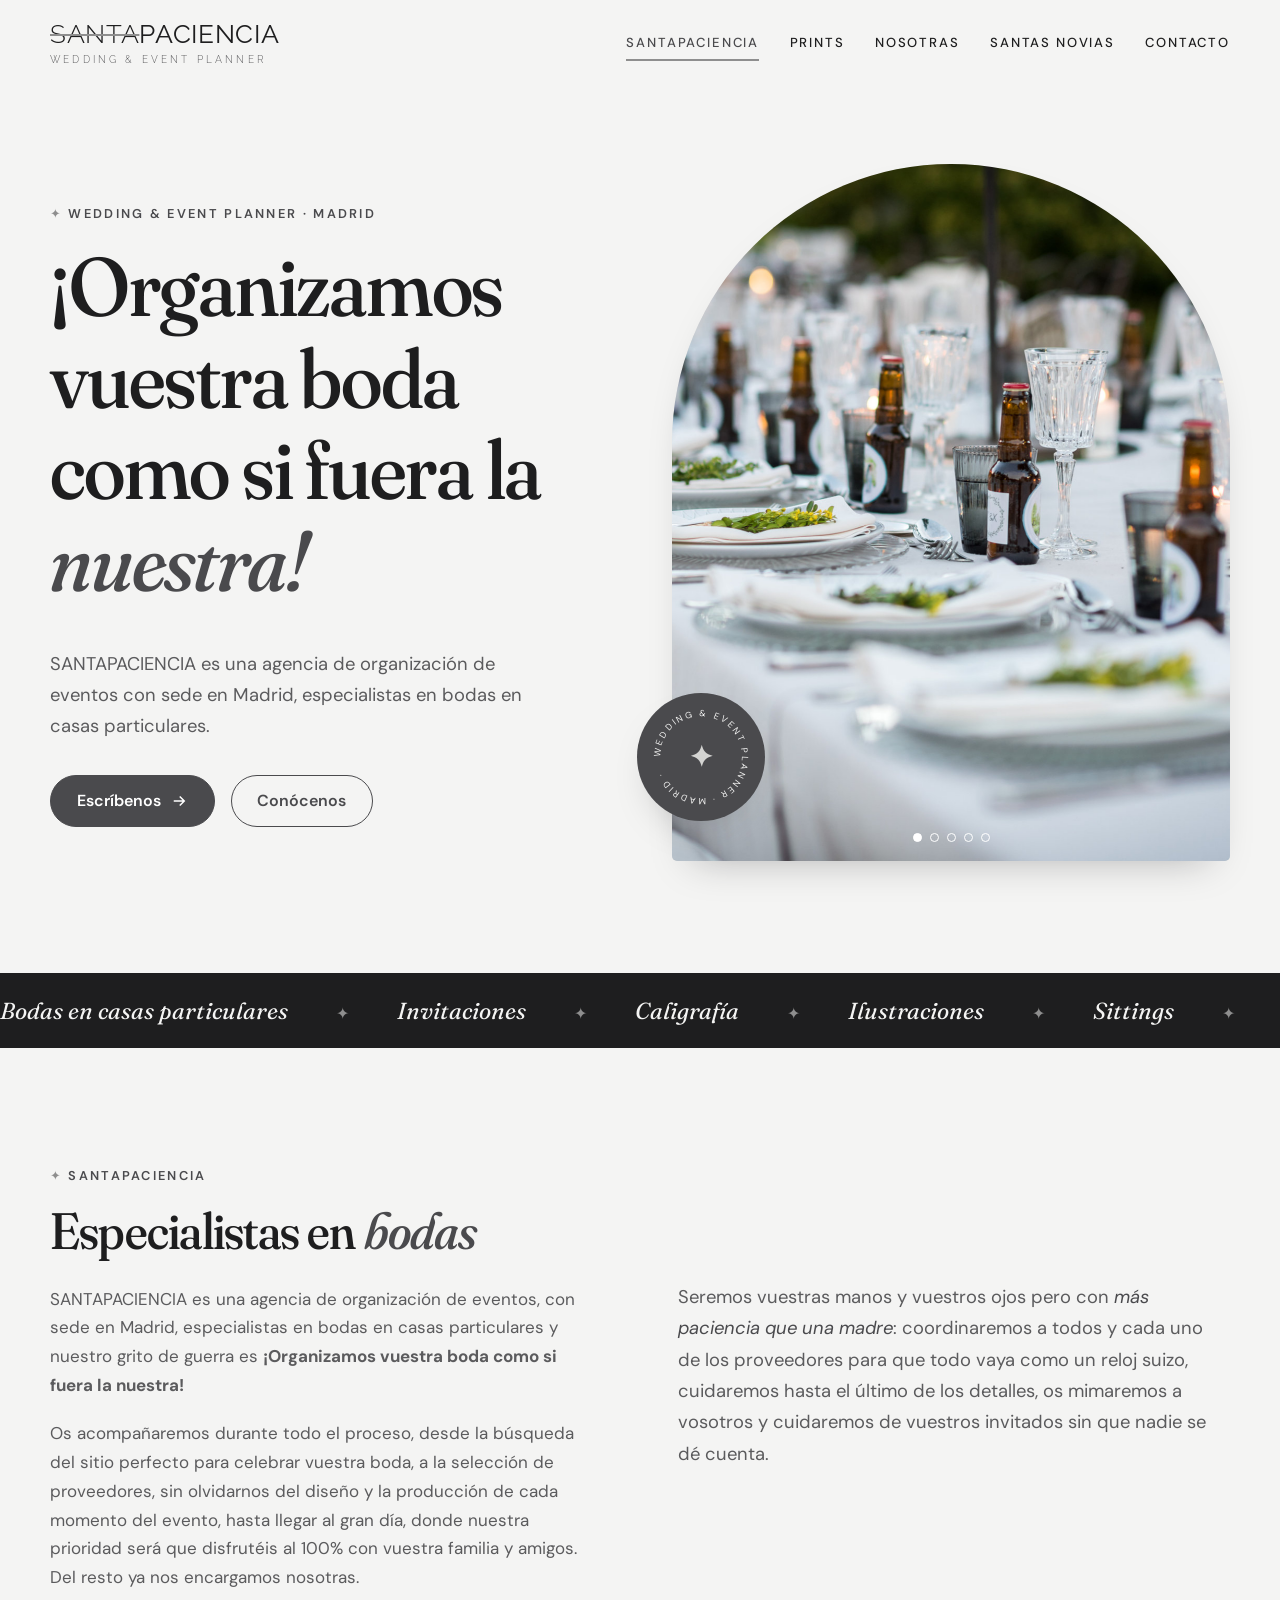
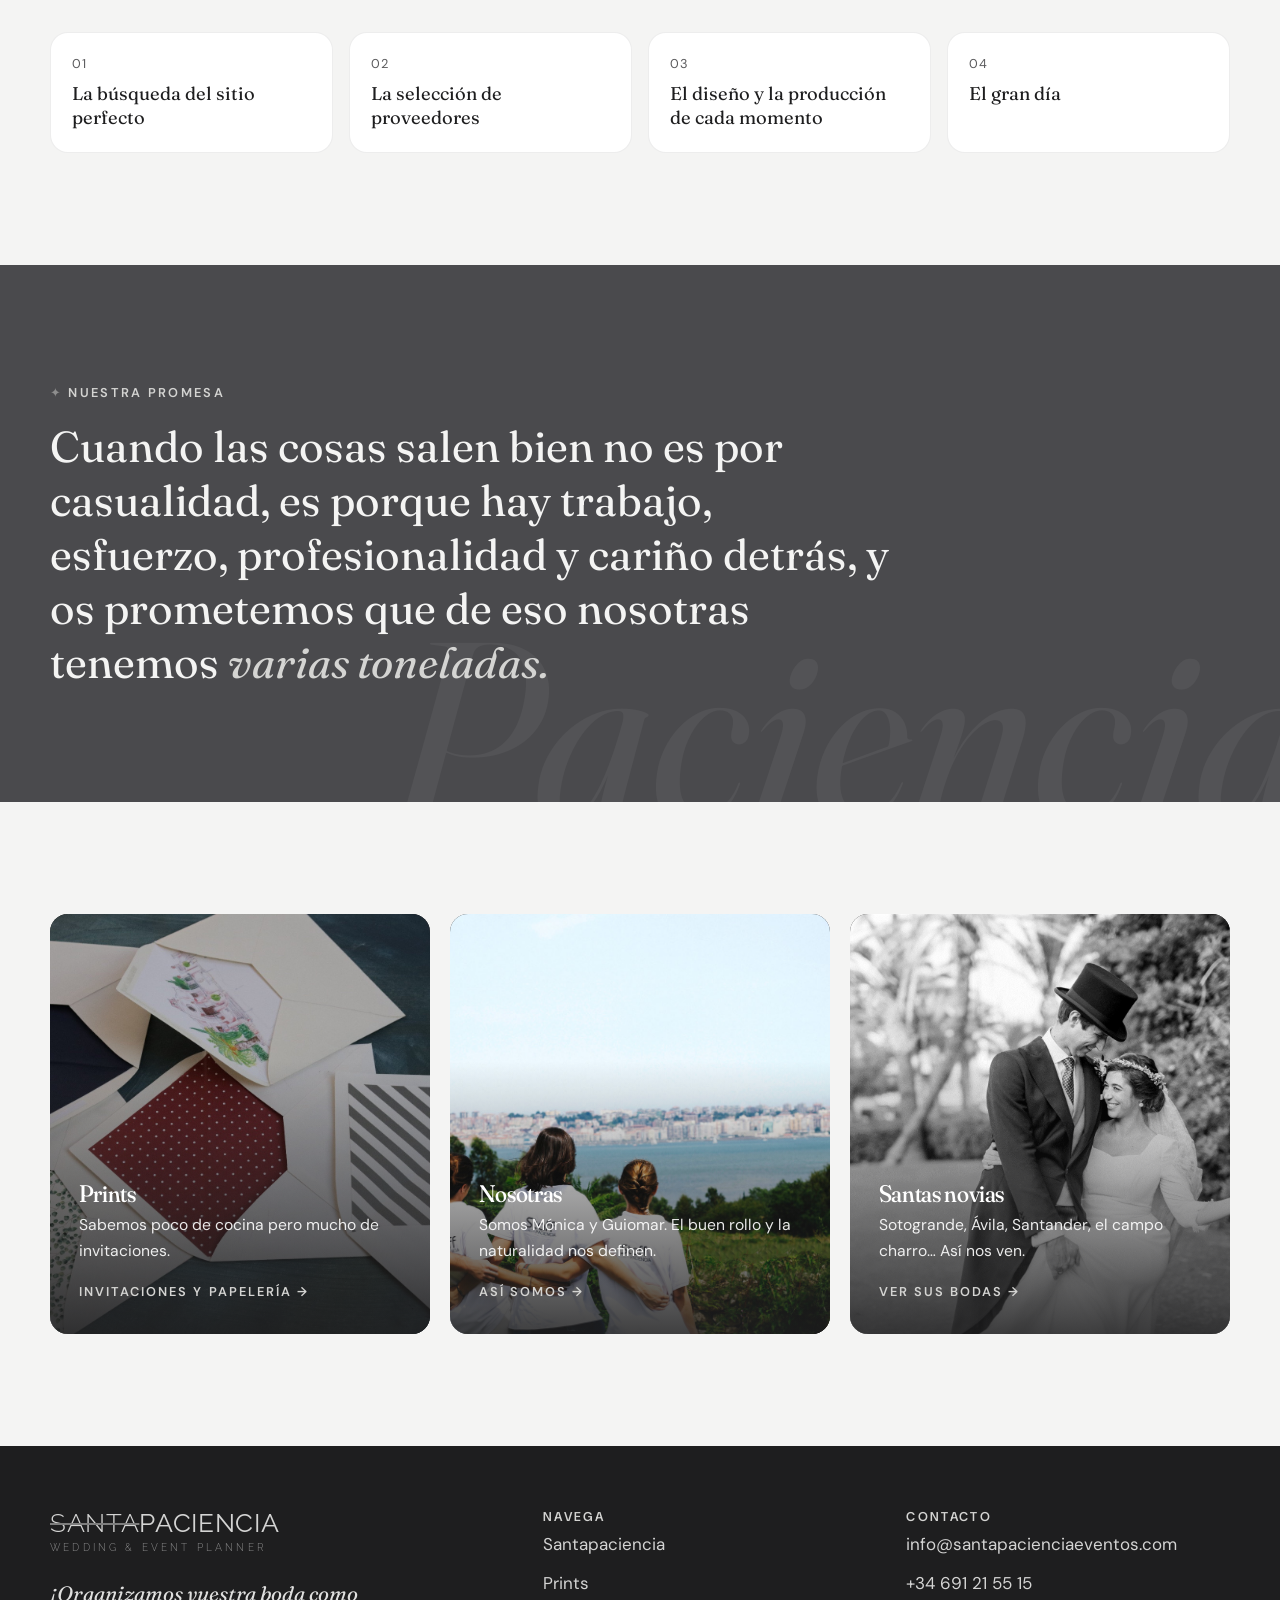
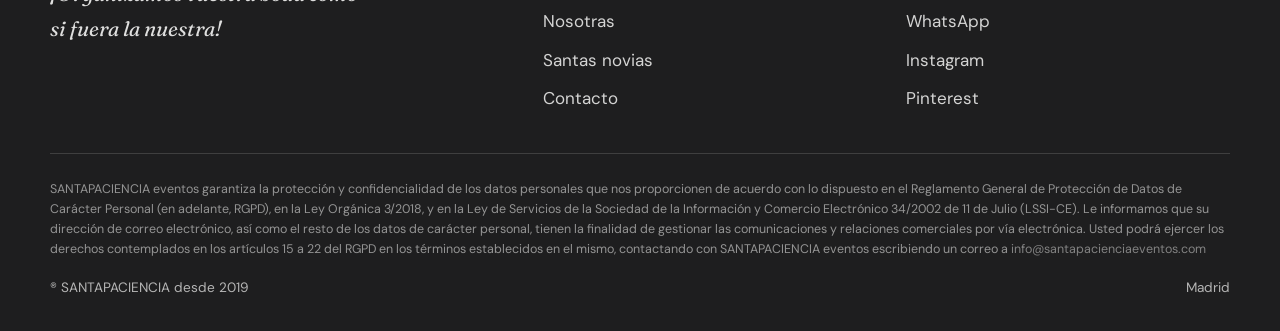
<file: index.html>
<!DOCTYPE html>
<html lang="es">
<head>
  <meta charset="utf-8">
  <meta name="viewport" content="width=device-width, initial-scale=1">
  <title>SANTAPACIENCIA Eventos · Wedding & Event Planner en Madrid</title>
  <meta name="description" content="Agencia de organización de eventos con sede en Madrid, especialistas en bodas en casas particulares. ¡Organizamos vuestra boda como si fuera la nuestra!">
  <link rel="canonical" href="https://santapacienciaeventos.com/">
  <meta name="theme-color" content="#4a4a4d">
  <meta property="og:type" content="website">
  <meta property="og:site_name" content="SANTAPACIENCIA Eventos">
  <meta property="og:title" content="SANTAPACIENCIA Eventos · Wedding & Event Planner en Madrid">
  <meta property="og:description" content="Agencia de organización de eventos con sede en Madrid, especialistas en bodas en casas particulares. ¡Organizamos vuestra boda como si fuera la nuestra!">
  <meta property="og:url" content="https://santapacienciaeventos.com/">
  <meta property="og:image" content="https://santapacienciaeventos.com/assets/img/hero-1.jpg">
  <link rel="icon" href="assets/img/favicon.svg" type="image/svg+xml">
  <link rel="preconnect" href="https://fonts.googleapis.com">
  <link rel="preconnect" href="https://fonts.gstatic.com" crossorigin>
  <link href="https://fonts.googleapis.com/css2?family=DM+Sans:opsz,wght@9..40,400;9..40,500;9..40,600&family=Fraunces:ital,opsz,wght,SOFT@0,9..144,400..600,50;1,9..144,400..600,50&family=Raleway:wght@300;400&display=swap" rel="stylesheet">
  <link rel="stylesheet" href="assets/css/styles.css">
</head>
<body>
  <a class="saltar" href="#contenido">Saltar al contenido</a>

  <header class="cabecera" id="cabecera">
    <div class="contenedor cabecera__fila">
      <a class="marca" href="index.html" aria-label="SANTAPACIENCIA, inicio"><span class="marca__nombre"><s>SANTA</s><b>PACIENCIA</b></span><span class="marca__lema">Wedding &amp; Event Planner</span></a>
      <button class="menu-boton" id="menu-boton" aria-expanded="false" aria-controls="nav" aria-label="Abrir menú"><span></span><span></span><span></span></button>
      <nav class="nav" id="nav" aria-label="Principal">
        <ul>
          <li><a href="index.html" aria-current="page">Santapaciencia</a></li><li class="con-sub"><a href="prints.html">Prints</a><ul class="submenu"><li><a href="prints.html#invitaciones">Invitaciones</a></li><li><a href="prints.html#papeleria">Papelería personalizada</a></li></ul></li><li><a href="nosotras.html">Nosotras</a></li><li><a href="santas-novias.html">Santas novias</a></li><li><a href="contacto.html">Contacto</a></li>
        </ul>
      </nav>
    </div>
  </header>

  <main id="contenido">

    <section class="hero">
      <div class="contenedor hero__rejilla">
        <div class="hero__texto aparece">
          <span class="eyebrow">Wedding &amp; Event Planner · Madrid</span>
          <h1>¡Organizamos vuestra boda como si fuera la <em>nuestra!</em></h1>
          <p>SANTAPACIENCIA es una agencia de organización de eventos con sede en Madrid, especialistas en bodas en casas particulares.</p>
          <div class="hero__acciones">
            <a class="boton" href="contacto.html">Escríbenos
              <svg width="18" height="18" viewBox="0 0 24 24" fill="none" stroke="currentColor" stroke-width="2" aria-hidden="true"><path d="M5 12h14M13 6l6 6-6 6"/></svg>
            </a>
            <a class="boton boton--borde" href="nosotras.html">Conócenos</a>
          </div>
        </div>
        <div class="hero__fotos aparece">
          <div class="pase" id="pase" aria-roledescription="carrusel" aria-label="Fotos de bodas">
            <img src="assets/img/hero-1.jpg" alt="Mesa de banquete decorada con flores blancas y amarillas" class="activa">
            <img src="assets/img/hero-2.jpg" alt="Boda organizada por SANTAPACIENCIA" loading="lazy">
            <img src="assets/img/hero-3.jpg" alt="Detalle de una boda organizada por SANTAPACIENCIA" loading="lazy">
            <img src="assets/img/hero-4.jpg" alt="Celebración de boda en una casa particular" loading="lazy">
            <img src="assets/img/hero-5.jpg" alt="Decoración de boda" loading="lazy">
            <div class="pase__puntos" role="group" aria-label="Elegir foto"></div>
          </div>
          <div class="sello" aria-hidden="true">
            <svg viewBox="0 0 120 120">
              <defs><path id="circulo" d="M60,60 m-44,0 a44,44 0 1,1 88,0 a44,44 0 1,1 -88,0"/></defs>
              <text font-family="DM Sans, sans-serif" font-size="9.6" letter-spacing="2.6" fill="#f4f4f3"><textPath href="#circulo">WEDDING &amp; EVENT PLANNER · MADRID ·</textPath></text>
            </svg>
            <b>✦</b>
          </div>
        </div>
      </div>
    </section>

    <div class="cinta" aria-hidden="true">
      <div class="cinta__pista">
        <span>Bodas en casas particulares</span><span>Invitaciones</span><span>Caligrafía</span><span>Ilustraciones</span><span>Sittings</span><span>Meseros</span><span>Minutas</span><span>Misales</span><span>Bodas en casas particulares</span><span>Invitaciones</span><span>Caligrafía</span><span>Ilustraciones</span><span>Sittings</span><span>Meseros</span><span>Minutas</span><span>Misales</span>
      </div>
    </div>

    <section class="seccion">
      <div class="contenedor">
        <div class="duo">
          <div class="aparece">
            <span class="eyebrow">Santapaciencia</span>
            <h2>Especialistas en <em>bodas</em></h2>
            <div class="texto">
              <p>SANTAPACIENCIA es una agencia de organización de eventos, con sede en Madrid, especialistas en bodas en casas particulares y nuestro grito de guerra es <strong>¡Organizamos vuestra boda como si fuera la nuestra!</strong></p>
              <p>Os acompañaremos durante todo el proceso, desde la búsqueda del sitio perfecto para celebrar vuestra boda, a la selección de proveedores, sin olvidarnos del diseño y la producción de cada momento del evento, hasta llegar al gran día, donde nuestra prioridad será que disfrutéis al 100% con vuestra familia y amigos. Del resto ya nos encargamos nosotras.</p>
            </div>
          </div>
          <div class="texto aparece">
            <p class="intro">Seremos vuestras manos y vuestros ojos pero con <em>más paciencia que una madre</em>: coordinaremos a todos y cada uno de los proveedores para que todo vaya como un reloj suizo, cuidaremos hasta el último de los detalles, os mimaremos a vosotros y cuidaremos de vuestros invitados sin que nadie se dé cuenta.</p>
          </div>
        </div>
        <ol class="etapas" role="list">
          <li class="aparece"><span>01</span>La búsqueda del sitio perfecto</li>
          <li class="aparece"><span>02</span>La selección de proveedores</li>
          <li class="aparece"><span>03</span>El diseño y la producción de cada momento</li>
          <li class="aparece"><span>04</span>El gran día</li>
        </ol>
      </div>
    </section>

    <section class="seccion destacado">
      <div class="contenedor aparece">
        <span class="eyebrow">Nuestra promesa</span>
        <blockquote>Cuando las cosas salen bien no es por casualidad, es porque hay trabajo, esfuerzo, profesionalidad y cariño detrás, y os prometemos que de eso nosotras tenemos <em>varias toneladas.</em></blockquote>
      </div>
    </section>

    <section class="seccion">
      <div class="contenedor">
        <div class="accesos">
          <a class="acceso aparece" href="prints.html">
            <img src="assets/img/invitaciones.jpg" alt="" loading="lazy" decoding="async">
            <div><h3>Prints</h3><p>Sabemos poco de cocina pero mucho de invitaciones.</p><span>Invitaciones y papelería →</span></div>
          </a>
          <a class="acceso aparece" href="nosotras.html">
            <img src="assets/img/equipo.jpg" alt="" loading="lazy" decoding="async">
            <div><h3>Nosotras</h3><p>Somos Mónica y Guiomar. El buen rollo y la naturalidad nos definen.</p><span>Así somos →</span></div>
          </a>
          <a class="acceso aparece" href="santas-novias.html">
            <img src="assets/img/novia-marta-sotogrande.jpg" alt="" loading="lazy" decoding="async">
            <div><h3>Santas novias</h3><p>Sotogrande, Ávila, Santander, el campo charro… Así nos ven.</p><span>Ver sus bodas →</span></div>
          </a>
        </div>
      </div>
    </section>

  </main>

  <footer class="pie">
    <div class="contenedor">
      <div class="pie__rejilla">
        <div>
          <a class="marca" href="index.html" aria-label="SANTAPACIENCIA, inicio"><span class="marca__nombre"><s>SANTA</s><b>PACIENCIA</b></span><span class="marca__lema">Wedding &amp; Event Planner</span></a>
          <p class="pie__lema">¡Organizamos vuestra boda como si fuera la nuestra!</p>
        </div>
        <div>
          <h3>Navega</h3>
          <ul><li><a href="index.html">Santapaciencia</a></li><li><a href="prints.html">Prints</a></li><li><a href="nosotras.html">Nosotras</a></li><li><a href="santas-novias.html">Santas novias</a></li><li><a href="contacto.html">Contacto</a></li></ul>
        </div>
        <div>
          <h3>Contacto</h3>
          <ul>
            <li><a href="mailto:info@santapacienciaeventos.com">info@santapacienciaeventos.com</a></li>
            <li><a href="tel:+34691215515">+34 691 21 55 15</a></li>
            <li><a href="https://wa.me/34691215515" target="_blank" rel="noopener">WhatsApp</a></li>
            <li><a href="https://www.instagram.com/santapacienciaeventos/" target="_blank" rel="noopener">Instagram</a></li>
            <li><a href="https://www.pinterest.es/santapacienciaeventos/" target="_blank" rel="noopener">Pinterest</a></li>
          </ul>
        </div>
      </div>
      <div class="pie__legal" id="privacidad">
        <p>SANTAPACIENCIA eventos garantiza la protección y confidencialidad de los datos personales que nos proporcionen de acuerdo con lo dispuesto en el Reglamento General de Protección de Datos de Carácter Personal (en adelante, RGPD), en la Ley Orgánica 3/2018, y en la Ley de Servicios de la Sociedad de la Información y Comercio Electrónico 34/2002 de 11 de Julio (LSSI-CE). Le informamos que su dirección de correo electrónico, así como el resto de los datos de carácter personal, tienen la finalidad de gestionar las comunicaciones y relaciones comerciales por vía electrónica. Usted podrá ejercer los derechos contemplados en los artículos 15 a 22 del RGPD en los términos establecidos en el mismo, contactando con SANTAPACIENCIA eventos escribiendo un correo a <a href="mailto:info@santapacienciaeventos.com">info@santapacienciaeventos.com</a></p>
      </div>
      <div class="pie__base">
        <span>® SANTAPACIENCIA desde 2019</span>
        <span>Madrid</span>
      </div>
    </div>
  </footer>

  <script src="assets/js/main.js" defer></script>
</body>
</html>
</file>
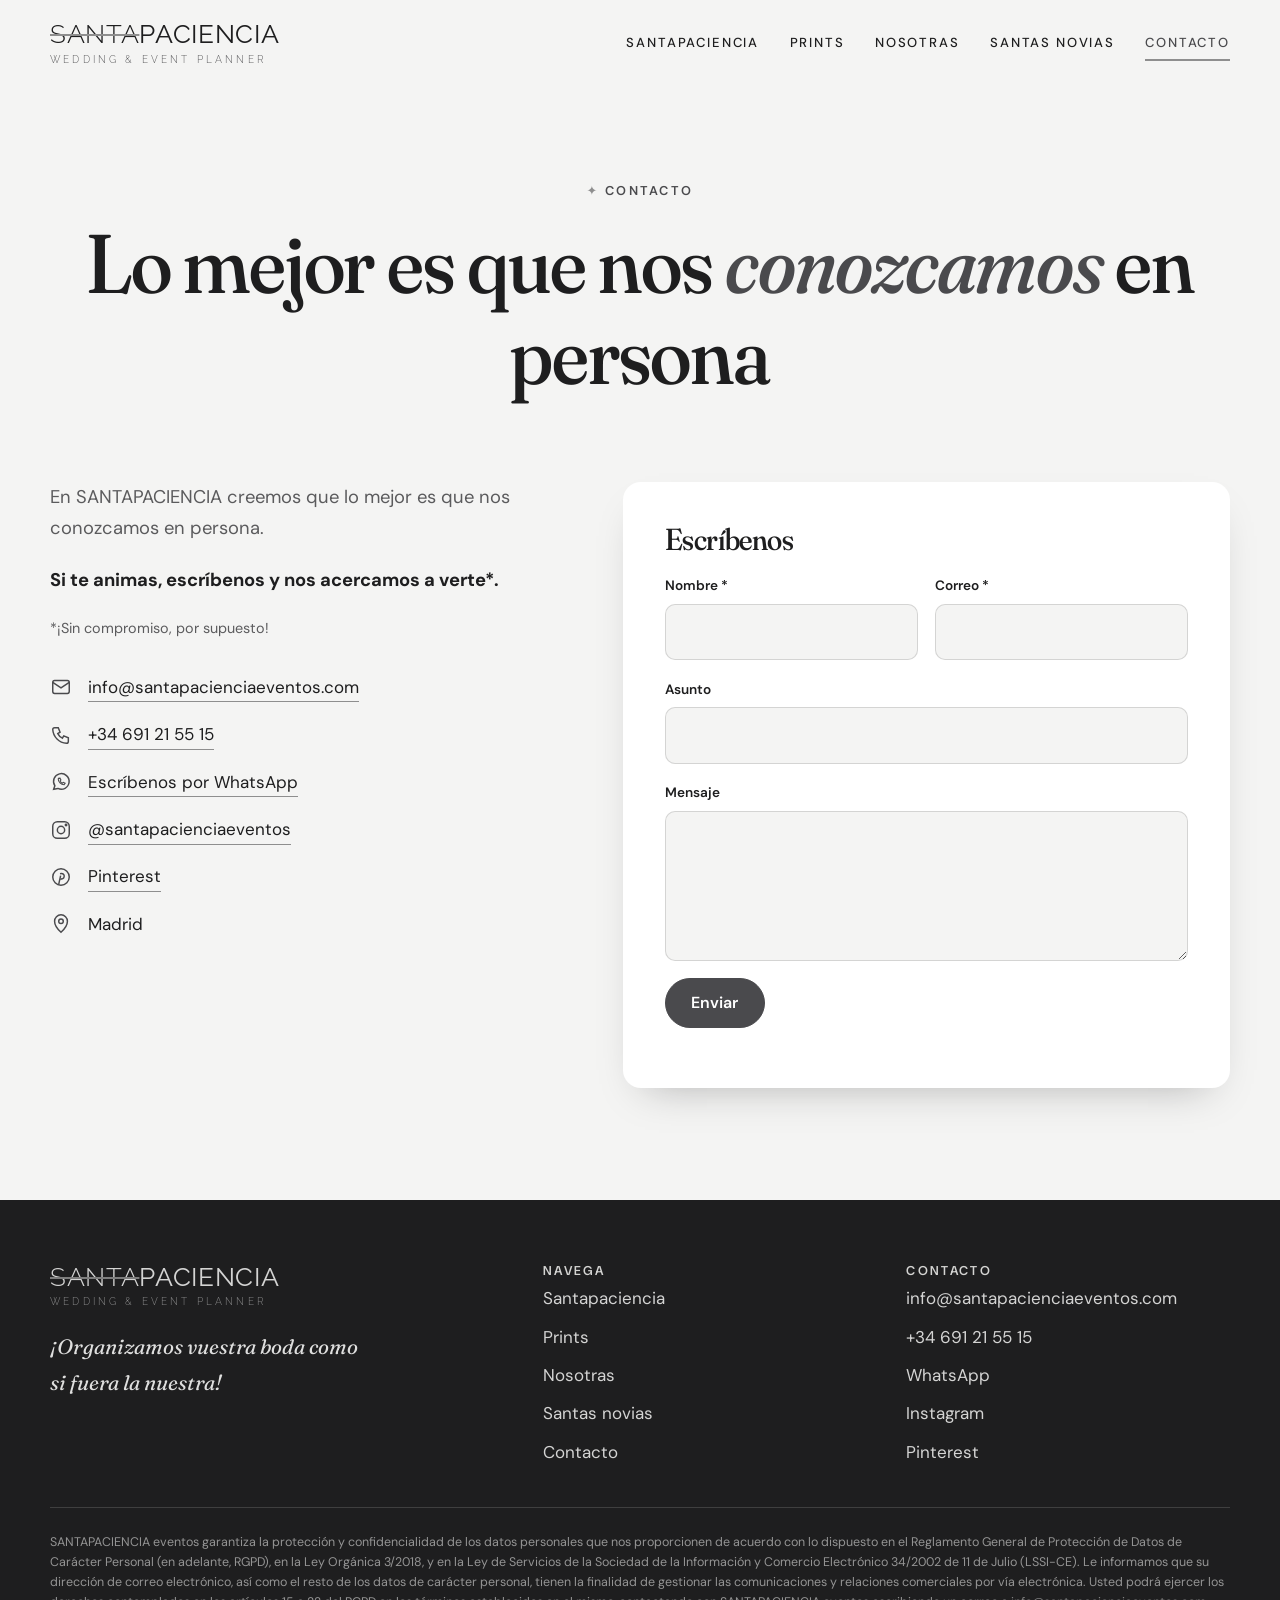
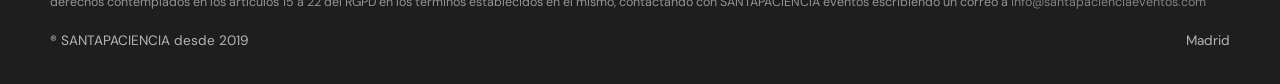
<file: contacto.html>
<!DOCTYPE html>
<html lang="es">
<head>
  <meta charset="utf-8">
  <meta name="viewport" content="width=device-width, initial-scale=1">
  <title>Contacto · SANTAPACIENCIA Eventos</title>
  <meta name="description" content="Escríbenos y nos acercamos a verte, sin compromiso. info@santapacienciaeventos.com · +34 691 21 55 15 (teléfono y WhatsApp)">
  <link rel="canonical" href="https://santapacienciaeventos.com/contacto.html">
  <meta name="theme-color" content="#4a4a4d">
  <meta property="og:type" content="website">
  <meta property="og:site_name" content="SANTAPACIENCIA Eventos">
  <meta property="og:title" content="Contacto · SANTAPACIENCIA Eventos">
  <meta property="og:description" content="Escríbenos y nos acercamos a verte, sin compromiso. info@santapacienciaeventos.com · +34 691 21 55 15 (teléfono y WhatsApp)">
  <meta property="og:url" content="https://santapacienciaeventos.com/contacto.html">
  <meta property="og:image" content="https://santapacienciaeventos.com/assets/img/hero-1.jpg">
  <link rel="icon" href="assets/img/favicon.svg" type="image/svg+xml">
  <link rel="preconnect" href="https://fonts.googleapis.com">
  <link rel="preconnect" href="https://fonts.gstatic.com" crossorigin>
  <link href="https://fonts.googleapis.com/css2?family=DM+Sans:opsz,wght@9..40,400;9..40,500;9..40,600&family=Fraunces:ital,opsz,wght,SOFT@0,9..144,400..600,50;1,9..144,400..600,50&family=Raleway:wght@300;400&display=swap" rel="stylesheet">
  <link rel="stylesheet" href="assets/css/styles.css">
</head>
<body>
  <a class="saltar" href="#contenido">Saltar al contenido</a>

  <header class="cabecera" id="cabecera">
    <div class="contenedor cabecera__fila">
      <a class="marca" href="index.html" aria-label="SANTAPACIENCIA, inicio"><span class="marca__nombre"><s>SANTA</s><b>PACIENCIA</b></span><span class="marca__lema">Wedding &amp; Event Planner</span></a>
      <button class="menu-boton" id="menu-boton" aria-expanded="false" aria-controls="nav" aria-label="Abrir menú"><span></span><span></span><span></span></button>
      <nav class="nav" id="nav" aria-label="Principal">
        <ul>
          <li><a href="index.html">Santapaciencia</a></li><li class="con-sub"><a href="prints.html">Prints</a><ul class="submenu"><li><a href="prints.html#invitaciones">Invitaciones</a></li><li><a href="prints.html#papeleria">Papelería personalizada</a></li></ul></li><li><a href="nosotras.html">Nosotras</a></li><li><a href="santas-novias.html">Santas novias</a></li><li><a href="contacto.html" aria-current="page">Contacto</a></li>
        </ul>
      </nav>
    </div>
  </header>

  <main id="contenido">

    <section class="portada">
      <div class="contenedor aparece">
        <span class="eyebrow">Contacto</span>
        <h1>Lo mejor es que nos <em>conozcamos</em> en persona</h1>
      </div>
    </section>

    <section class="seccion" style="padding-top:0">
      <div class="contenedor contacto__rejilla">
        <div class="aparece">
          <p class="intro">En SANTAPACIENCIA creemos que lo mejor es que nos conozcamos en persona.</p>
          <p class="intro"><strong style="color:var(--tinta)">Si te animas, escríbenos y nos acercamos a verte*.</strong></p>
          <p class="nota">*¡Sin compromiso, por supuesto!</p>
          <ul class="datos">
            <li><svg viewBox="0 0 24 24" fill="none" stroke="currentColor" stroke-width="1.6" aria-hidden="true"><rect x="3" y="5" width="18" height="14" rx="2"/><path d="M3 7l9 6 9-6"/></svg><a href="mailto:info@santapacienciaeventos.com">info@santapacienciaeventos.com</a></li>
            <li><svg viewBox="0 0 24 24" fill="none" stroke="currentColor" stroke-width="1.6" aria-hidden="true"><path d="M5 4h4l2 5-2.5 1.5a11 11 0 0 0 5 5L15 13l5 2v4a2 2 0 0 1-2 2A16 16 0 0 1 3 6a2 2 0 0 1 2-2"/></svg><a href="tel:+34691215515">+34 691 21 55 15</a></li>
            <li><svg viewBox="0 0 24 24" fill="none" stroke="currentColor" stroke-width="1.6" aria-hidden="true"><path d="M4 20l1.3-3.9A8.5 8.5 0 1 1 8.6 19L4 20z"/><path d="M9 8.6c0 3.3 3 6.4 6.4 6.4l1.1-1.6-2-1-1 .8c-1-.4-2-1.4-2.4-2.4l.8-1-1-2L9.3 8z" stroke-width="1.2"/></svg><a href="https://wa.me/34691215515" target="_blank" rel="noopener">Escríbenos por WhatsApp</a></li>
            <li><svg viewBox="0 0 24 24" fill="none" stroke="currentColor" stroke-width="1.6" aria-hidden="true"><rect x="3" y="3" width="18" height="18" rx="5"/><circle cx="12" cy="12" r="4"/><circle cx="17.5" cy="6.5" r=".8" fill="currentColor"/></svg><a href="https://www.instagram.com/santapacienciaeventos/" target="_blank" rel="noopener">@santapacienciaeventos</a></li>
            <li><svg viewBox="0 0 24 24" fill="none" stroke="currentColor" stroke-width="1.6" aria-hidden="true"><circle cx="12" cy="12" r="9"/><path d="M11 8.5c3-1 5 .8 4.4 3.3-.5 2-2.3 2.8-3.6 2.1M11.6 10.5 9.5 20"/></svg><a href="https://www.pinterest.es/santapacienciaeventos/" target="_blank" rel="noopener">Pinterest</a></li>
            <li><svg viewBox="0 0 24 24" fill="none" stroke="currentColor" stroke-width="1.6" aria-hidden="true"><path d="M12 21s-7-6.2-7-12a7 7 0 0 1 14 0c0 5.8-7 12-7 12z"/><circle cx="12" cy="9" r="2.5"/></svg><span>Madrid</span></li>
          </ul>
        </div>

        <!--
          GitHub Pages no procesa formularios. Para recibirlos en info@santapacienciaeventos.com:
          crea un formulario gratuito en https://formspree.io y sustituye FORM_ID.
          Mientras no se configure, el botón abre el correo con el mensaje ya escrito.
        -->
        <form class="formulario aparece" id="formulario" action="https://formspree.io/f/FORM_ID" method="POST" data-email="info@santapacienciaeventos.com">
          <h2>Escríbenos</h2>
          <div class="campo">
            <label for="nombre">Nombre *</label>
            <input id="nombre" name="nombre" autocomplete="name" required>
          </div>
          <div class="campo">
            <label for="correo">Correo *</label>
            <input id="correo" name="email" type="email" autocomplete="email" required>
          </div>
          <div class="campo campo--ancho">
            <label for="asunto">Asunto</label>
            <input id="asunto" name="asunto">
          </div>
          <div class="campo campo--ancho">
            <label for="mensaje">Mensaje</label>
            <textarea id="mensaje" name="mensaje"></textarea>
          </div>
          <input type="text" name="_gotcha" tabindex="-1" autocomplete="off" style="display:none" aria-hidden="true">
          <button class="boton" type="submit">Enviar</button>
          <p class="formulario__estado" id="formulario-estado" role="status" aria-live="polite"></p>
        </form>
      </div>
    </section>

  </main>

  <footer class="pie">
    <div class="contenedor">
      <div class="pie__rejilla">
        <div>
          <a class="marca" href="index.html" aria-label="SANTAPACIENCIA, inicio"><span class="marca__nombre"><s>SANTA</s><b>PACIENCIA</b></span><span class="marca__lema">Wedding &amp; Event Planner</span></a>
          <p class="pie__lema">¡Organizamos vuestra boda como si fuera la nuestra!</p>
        </div>
        <div>
          <h3>Navega</h3>
          <ul><li><a href="index.html">Santapaciencia</a></li><li><a href="prints.html">Prints</a></li><li><a href="nosotras.html">Nosotras</a></li><li><a href="santas-novias.html">Santas novias</a></li><li><a href="contacto.html">Contacto</a></li></ul>
        </div>
        <div>
          <h3>Contacto</h3>
          <ul>
            <li><a href="mailto:info@santapacienciaeventos.com">info@santapacienciaeventos.com</a></li>
            <li><a href="tel:+34691215515">+34 691 21 55 15</a></li>
            <li><a href="https://wa.me/34691215515" target="_blank" rel="noopener">WhatsApp</a></li>
            <li><a href="https://www.instagram.com/santapacienciaeventos/" target="_blank" rel="noopener">Instagram</a></li>
            <li><a href="https://www.pinterest.es/santapacienciaeventos/" target="_blank" rel="noopener">Pinterest</a></li>
          </ul>
        </div>
      </div>
      <div class="pie__legal" id="privacidad">
        <p>SANTAPACIENCIA eventos garantiza la protección y confidencialidad de los datos personales que nos proporcionen de acuerdo con lo dispuesto en el Reglamento General de Protección de Datos de Carácter Personal (en adelante, RGPD), en la Ley Orgánica 3/2018, y en la Ley de Servicios de la Sociedad de la Información y Comercio Electrónico 34/2002 de 11 de Julio (LSSI-CE). Le informamos que su dirección de correo electrónico, así como el resto de los datos de carácter personal, tienen la finalidad de gestionar las comunicaciones y relaciones comerciales por vía electrónica. Usted podrá ejercer los derechos contemplados en los artículos 15 a 22 del RGPD en los términos establecidos en el mismo, contactando con SANTAPACIENCIA eventos escribiendo un correo a <a href="mailto:info@santapacienciaeventos.com">info@santapacienciaeventos.com</a></p>
      </div>
      <div class="pie__base">
        <span>® SANTAPACIENCIA desde 2019</span>
        <span>Madrid</span>
      </div>
    </div>
  </footer>

  <script src="assets/js/main.js" defer></script>
</body>
</html>
</file>
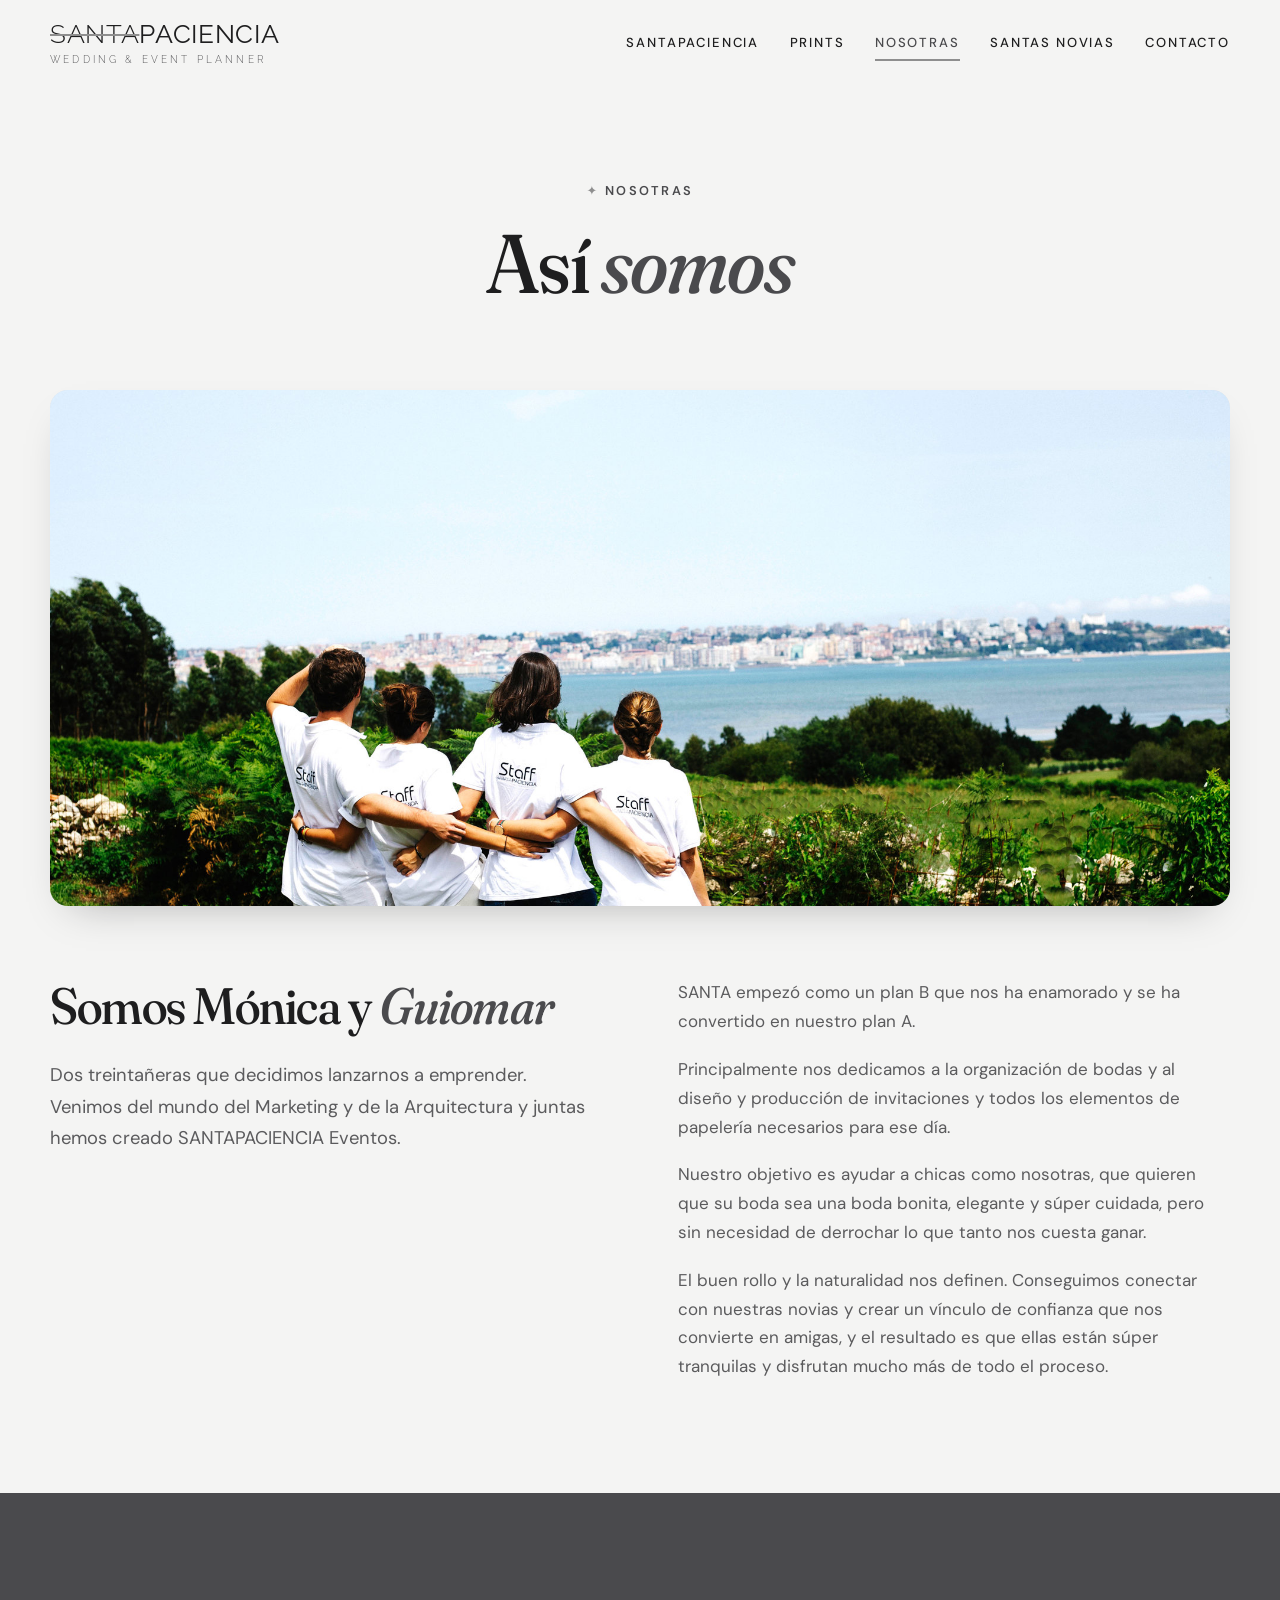
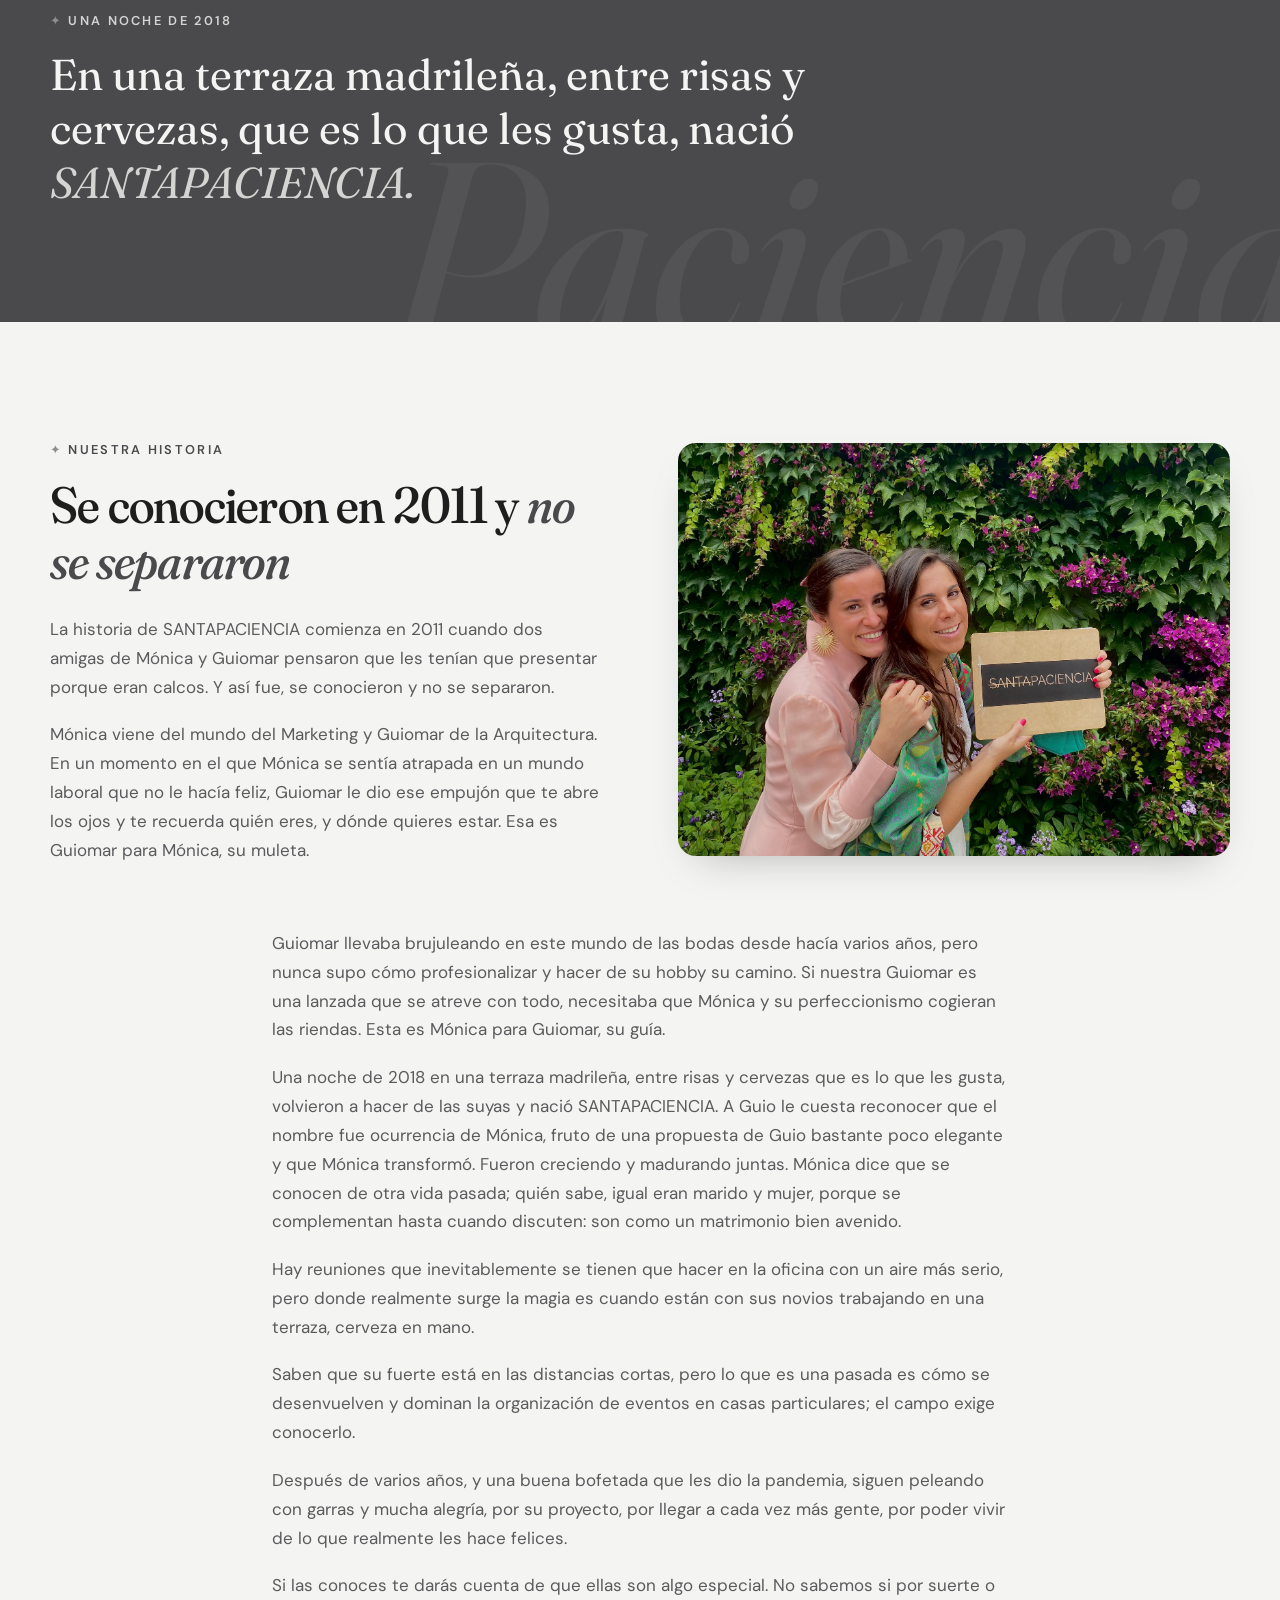
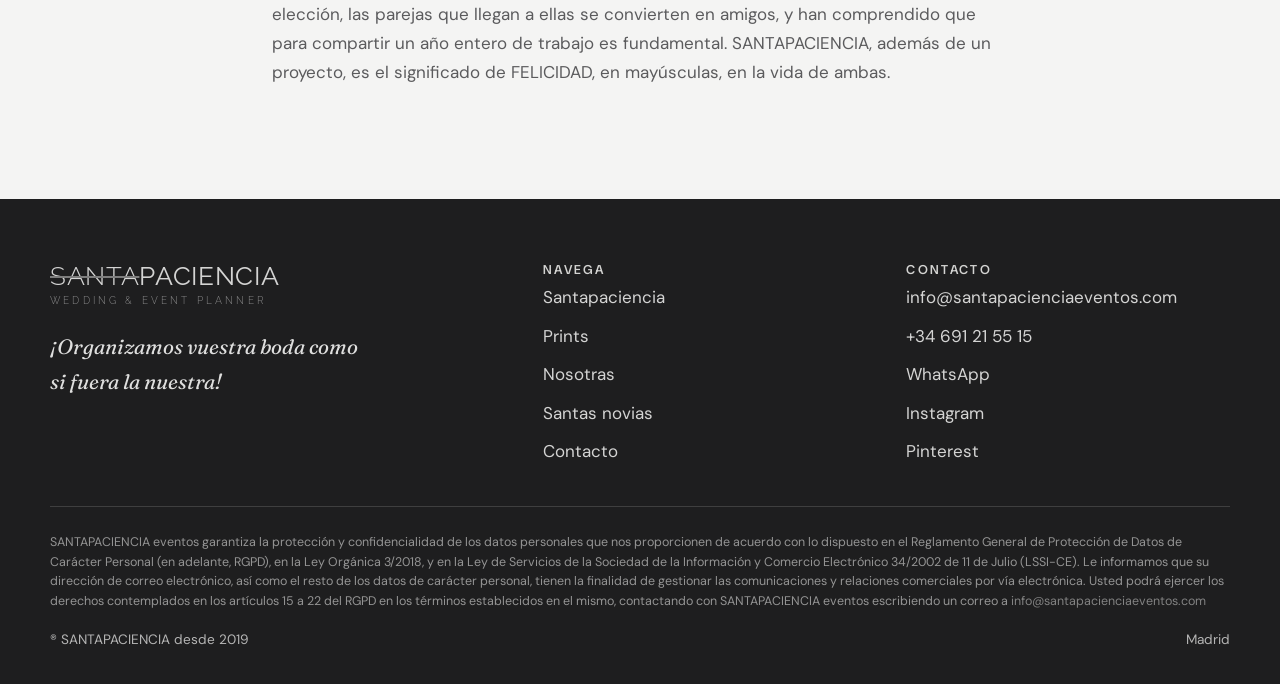
<file: nosotras.html>
<!DOCTYPE html>
<html lang="es">
<head>
  <meta charset="utf-8">
  <meta name="viewport" content="width=device-width, initial-scale=1">
  <title>Nosotras: así somos · SANTAPACIENCIA</title>
  <meta name="description" content="Somos Mónica y Guiomar, wedding planners en Madrid. Venimos del Marketing y la Arquitectura y juntas hemos creado SANTAPACIENCIA Eventos.">
  <link rel="canonical" href="https://santapacienciaeventos.com/nosotras.html">
  <meta name="theme-color" content="#4a4a4d">
  <meta property="og:type" content="website">
  <meta property="og:site_name" content="SANTAPACIENCIA Eventos">
  <meta property="og:title" content="Nosotras: así somos · SANTAPACIENCIA">
  <meta property="og:description" content="Somos Mónica y Guiomar, wedding planners en Madrid. Venimos del Marketing y la Arquitectura y juntas hemos creado SANTAPACIENCIA Eventos.">
  <meta property="og:url" content="https://santapacienciaeventos.com/nosotras.html">
  <meta property="og:image" content="https://santapacienciaeventos.com/assets/img/hero-1.jpg">
  <link rel="icon" href="assets/img/favicon.svg" type="image/svg+xml">
  <link rel="preconnect" href="https://fonts.googleapis.com">
  <link rel="preconnect" href="https://fonts.gstatic.com" crossorigin>
  <link href="https://fonts.googleapis.com/css2?family=DM+Sans:opsz,wght@9..40,400;9..40,500;9..40,600&family=Fraunces:ital,opsz,wght,SOFT@0,9..144,400..600,50;1,9..144,400..600,50&family=Raleway:wght@300;400&display=swap" rel="stylesheet">
  <link rel="stylesheet" href="assets/css/styles.css">
</head>
<body>
  <a class="saltar" href="#contenido">Saltar al contenido</a>

  <header class="cabecera" id="cabecera">
    <div class="contenedor cabecera__fila">
      <a class="marca" href="index.html" aria-label="SANTAPACIENCIA, inicio"><span class="marca__nombre"><s>SANTA</s><b>PACIENCIA</b></span><span class="marca__lema">Wedding &amp; Event Planner</span></a>
      <button class="menu-boton" id="menu-boton" aria-expanded="false" aria-controls="nav" aria-label="Abrir menú"><span></span><span></span><span></span></button>
      <nav class="nav" id="nav" aria-label="Principal">
        <ul>
          <li><a href="index.html">Santapaciencia</a></li><li class="con-sub"><a href="prints.html">Prints</a><ul class="submenu"><li><a href="prints.html#invitaciones">Invitaciones</a></li><li><a href="prints.html#papeleria">Papelería personalizada</a></li></ul></li><li><a href="nosotras.html" aria-current="page">Nosotras</a></li><li><a href="santas-novias.html">Santas novias</a></li><li><a href="contacto.html">Contacto</a></li>
        </ul>
      </nav>
    </div>
  </header>

  <main id="contenido">

    <section class="portada">
      <div class="contenedor aparece">
        <span class="eyebrow">Nosotras</span>
        <h1>Así <em>somos</em></h1>
      </div>
    </section>

    <section class="seccion" style="padding-top:0">
      <div class="contenedor">
        <div class="foto foto--ancha aparece"><img src="assets/img/equipo.jpg" alt="El equipo de SANTAPACIENCIA abrazado de espaldas frente al mar" loading="lazy" decoding="async"></div>
        <div class="duo" style="margin-top:clamp(2.5rem,6vw,4.5rem);align-items:start">
          <div class="aparece">
            <h2>Somos Mónica y <em>Guiomar</em></h2>
            <p class="intro">Dos treintañeras que decidimos lanzarnos a emprender. Venimos del mundo del Marketing y de la Arquitectura y juntas hemos creado SANTAPACIENCIA Eventos.</p>
          </div>
          <div class="texto aparece">
            <p>SANTA empezó como un plan B que nos ha enamorado y se ha convertido en nuestro plan A.</p>
            <p>Principalmente nos dedicamos a la organización de bodas y al diseño y producción de invitaciones y todos los elementos de papelería necesarios para ese día.</p>
            <p>Nuestro objetivo es ayudar a chicas como nosotras, que quieren que su boda sea una boda bonita, elegante y súper cuidada, pero sin necesidad de derrochar lo que tanto nos cuesta ganar.</p>
            <p>El buen rollo y la naturalidad nos definen. Conseguimos conectar con nuestras novias y crear un vínculo de confianza que nos convierte en amigas, y el resultado es que ellas están súper tranquilas y disfrutan mucho más de todo el proceso.</p>
          </div>
        </div>
      </div>
    </section>

    <section class="seccion destacado">
      <div class="contenedor aparece">
        <span class="eyebrow">Una noche de 2018</span>
        <blockquote>En una terraza madrileña, entre risas y cervezas, que es lo que les gusta, nació <em>SANTAPACIENCIA.</em></blockquote>
      </div>
    </section>

    <section class="seccion">
      <div class="contenedor duo duo--invertido">
        <div class="foto foto--4-3 aparece"><img src="assets/img/historia.jpg" alt="Mónica y Guiomar, fundadoras de SANTAPACIENCIA" loading="lazy" decoding="async"></div>
        <div class="aparece">
          <span class="eyebrow">Nuestra historia</span>
          <h2>Se conocieron en 2011 y <em>no se separaron</em></h2>
          <div class="texto">
            <p>La historia de SANTAPACIENCIA comienza en 2011 cuando dos amigas de Mónica y Guiomar pensaron que les tenían que presentar porque eran calcos. Y así fue, se conocieron y no se separaron.</p>
            <p>Mónica viene del mundo del Marketing y Guiomar de la Arquitectura. En un momento en el que Mónica se sentía atrapada en un mundo laboral que no le hacía feliz, Guiomar le dio ese empujón que te abre los ojos y te recuerda quién eres, y dónde quieres estar. Esa es Guiomar para Mónica, su muleta.</p>
          </div>
        </div>
      </div>
      <div class="contenedor estrecho texto aparece" style="margin-top:clamp(2.5rem,6vw,4rem)">
        <p>Guiomar llevaba brujuleando en este mundo de las bodas desde hacía varios años, pero nunca supo cómo profesionalizar y hacer de su hobby su camino. Si nuestra Guiomar es una lanzada que se atreve con todo, necesitaba que Mónica y su perfeccionismo cogieran las riendas. Esta es Mónica para Guiomar, su guía.</p>
        <p>Una noche de 2018 en una terraza madrileña, entre risas y cervezas que es lo que les gusta, volvieron a hacer de las suyas y nació SANTAPACIENCIA. A Guio le cuesta reconocer que el nombre fue ocurrencia de Mónica, fruto de una propuesta de Guio bastante poco elegante y que Mónica transformó. Fueron creciendo y madurando juntas. Mónica dice que se conocen de otra vida pasada; quién sabe, igual eran marido y mujer, porque se complementan hasta cuando discuten: son como un matrimonio bien avenido.</p>
        <p>Hay reuniones que inevitablemente se tienen que hacer en la oficina con un aire más serio, pero donde realmente surge la magia es cuando están con sus novios trabajando en una terraza, cerveza en mano.</p>
        <p>Saben que su fuerte está en las distancias cortas, pero lo que es una pasada es cómo se desenvuelven y dominan la organización de eventos en casas particulares; el campo exige conocerlo.</p>
        <p>Después de varios años, y una buena bofetada que les dio la pandemia, siguen peleando con garras y mucha alegría, por su proyecto, por llegar a cada vez más gente, por poder vivir de lo que realmente les hace felices.</p>
        <p>Si las conoces te darás cuenta de que ellas son algo especial. No sabemos si por suerte o elección, las parejas que llegan a ellas se convierten en amigos, y han comprendido que para compartir un año entero de trabajo es fundamental. SANTAPACIENCIA, además de un proyecto, es el significado de FELICIDAD, en mayúsculas, en la vida de ambas.</p>
      </div>
    </section>

  </main>

  <footer class="pie">
    <div class="contenedor">
      <div class="pie__rejilla">
        <div>
          <a class="marca" href="index.html" aria-label="SANTAPACIENCIA, inicio"><span class="marca__nombre"><s>SANTA</s><b>PACIENCIA</b></span><span class="marca__lema">Wedding &amp; Event Planner</span></a>
          <p class="pie__lema">¡Organizamos vuestra boda como si fuera la nuestra!</p>
        </div>
        <div>
          <h3>Navega</h3>
          <ul><li><a href="index.html">Santapaciencia</a></li><li><a href="prints.html">Prints</a></li><li><a href="nosotras.html">Nosotras</a></li><li><a href="santas-novias.html">Santas novias</a></li><li><a href="contacto.html">Contacto</a></li></ul>
        </div>
        <div>
          <h3>Contacto</h3>
          <ul>
            <li><a href="mailto:info@santapacienciaeventos.com">info@santapacienciaeventos.com</a></li>
            <li><a href="tel:+34691215515">+34 691 21 55 15</a></li>
            <li><a href="https://wa.me/34691215515" target="_blank" rel="noopener">WhatsApp</a></li>
            <li><a href="https://www.instagram.com/santapacienciaeventos/" target="_blank" rel="noopener">Instagram</a></li>
            <li><a href="https://www.pinterest.es/santapacienciaeventos/" target="_blank" rel="noopener">Pinterest</a></li>
          </ul>
        </div>
      </div>
      <div class="pie__legal" id="privacidad">
        <p>SANTAPACIENCIA eventos garantiza la protección y confidencialidad de los datos personales que nos proporcionen de acuerdo con lo dispuesto en el Reglamento General de Protección de Datos de Carácter Personal (en adelante, RGPD), en la Ley Orgánica 3/2018, y en la Ley de Servicios de la Sociedad de la Información y Comercio Electrónico 34/2002 de 11 de Julio (LSSI-CE). Le informamos que su dirección de correo electrónico, así como el resto de los datos de carácter personal, tienen la finalidad de gestionar las comunicaciones y relaciones comerciales por vía electrónica. Usted podrá ejercer los derechos contemplados en los artículos 15 a 22 del RGPD en los términos establecidos en el mismo, contactando con SANTAPACIENCIA eventos escribiendo un correo a <a href="mailto:info@santapacienciaeventos.com">info@santapacienciaeventos.com</a></p>
      </div>
      <div class="pie__base">
        <span>® SANTAPACIENCIA desde 2019</span>
        <span>Madrid</span>
      </div>
    </div>
  </footer>

  <script src="assets/js/main.js" defer></script>
</body>
</html>
</file>
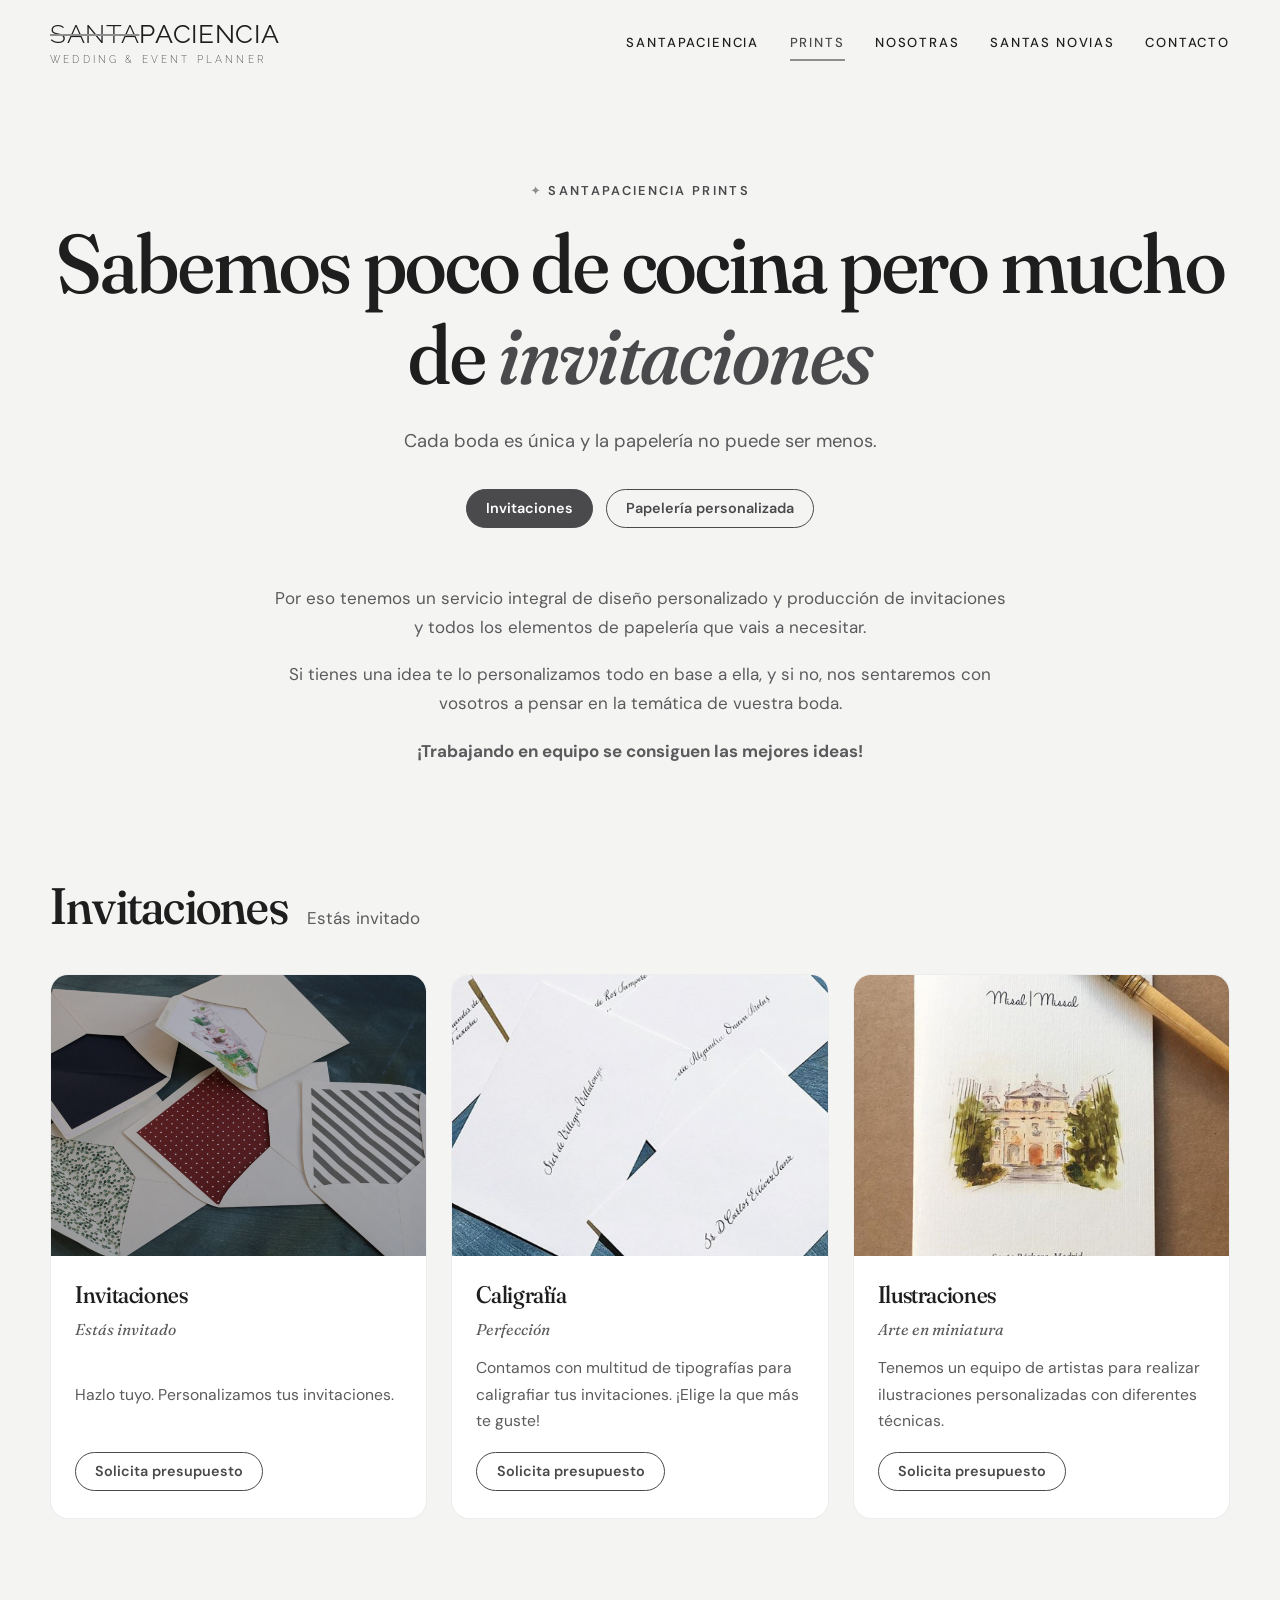
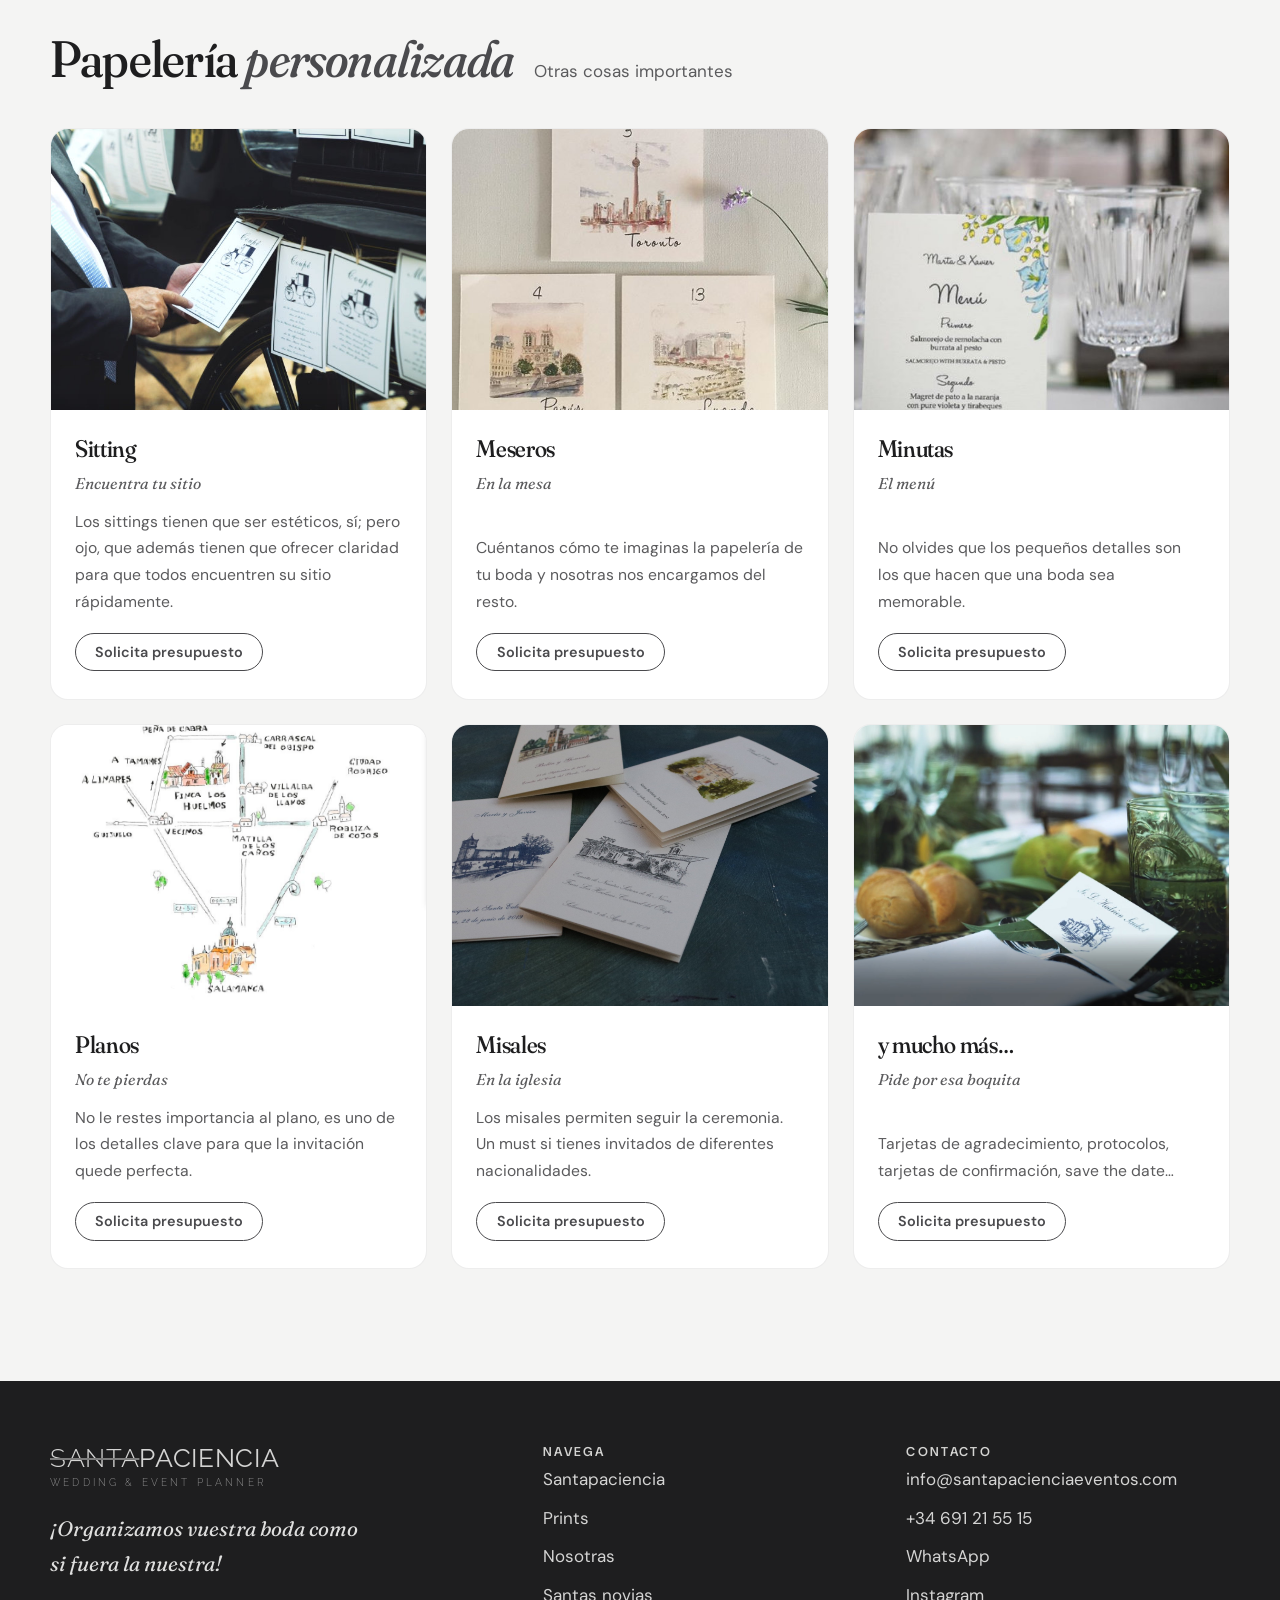
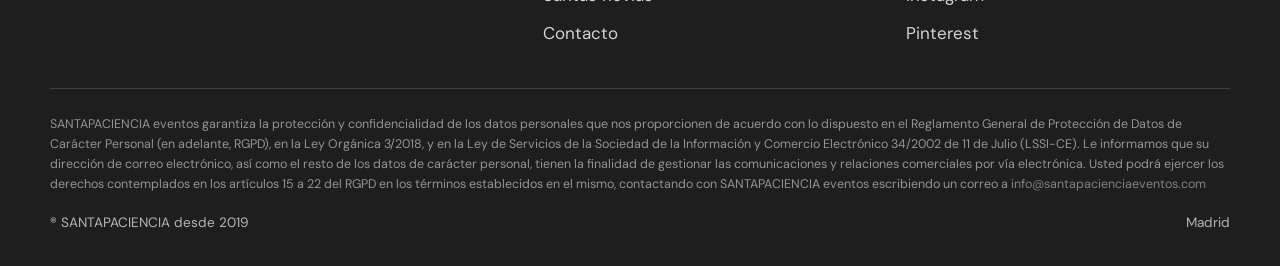
<file: prints.html>
<!DOCTYPE html>
<html lang="es">
<head>
  <meta charset="utf-8">
  <meta name="viewport" content="width=device-width, initial-scale=1">
  <title>Prints: invitaciones y papelería de boda · SANTAPACIENCIA</title>
  <meta name="description" content="Diseño personalizado y producción de invitaciones, caligrafía, ilustraciones, sittings, meseros, minutas, planos y misales para tu boda.">
  <link rel="canonical" href="https://santapacienciaeventos.com/prints.html">
  <meta name="theme-color" content="#4a4a4d">
  <meta property="og:type" content="website">
  <meta property="og:site_name" content="SANTAPACIENCIA Eventos">
  <meta property="og:title" content="Prints: invitaciones y papelería de boda · SANTAPACIENCIA">
  <meta property="og:description" content="Diseño personalizado y producción de invitaciones, caligrafía, ilustraciones, sittings, meseros, minutas, planos y misales para tu boda.">
  <meta property="og:url" content="https://santapacienciaeventos.com/prints.html">
  <meta property="og:image" content="https://santapacienciaeventos.com/assets/img/hero-1.jpg">
  <link rel="icon" href="assets/img/favicon.svg" type="image/svg+xml">
  <link rel="preconnect" href="https://fonts.googleapis.com">
  <link rel="preconnect" href="https://fonts.gstatic.com" crossorigin>
  <link href="https://fonts.googleapis.com/css2?family=DM+Sans:opsz,wght@9..40,400;9..40,500;9..40,600&family=Fraunces:ital,opsz,wght,SOFT@0,9..144,400..600,50;1,9..144,400..600,50&family=Raleway:wght@300;400&display=swap" rel="stylesheet">
  <link rel="stylesheet" href="assets/css/styles.css">
</head>
<body>
  <a class="saltar" href="#contenido">Saltar al contenido</a>

  <header class="cabecera" id="cabecera">
    <div class="contenedor cabecera__fila">
      <a class="marca" href="index.html" aria-label="SANTAPACIENCIA, inicio"><span class="marca__nombre"><s>SANTA</s><b>PACIENCIA</b></span><span class="marca__lema">Wedding &amp; Event Planner</span></a>
      <button class="menu-boton" id="menu-boton" aria-expanded="false" aria-controls="nav" aria-label="Abrir menú"><span></span><span></span><span></span></button>
      <nav class="nav" id="nav" aria-label="Principal">
        <ul>
          <li><a href="index.html">Santapaciencia</a></li><li class="con-sub"><a href="prints.html" aria-current="page">Prints</a><ul class="submenu"><li><a href="prints.html#invitaciones">Invitaciones</a></li><li><a href="prints.html#papeleria">Papelería personalizada</a></li></ul></li><li><a href="nosotras.html">Nosotras</a></li><li><a href="santas-novias.html">Santas novias</a></li><li><a href="contacto.html">Contacto</a></li>
        </ul>
      </nav>
    </div>
  </header>

  <main id="contenido">

    <section class="portada">
      <div class="contenedor aparece">
        <span class="eyebrow">SANTAPACIENCIA Prints</span>
        <h1>Sabemos poco de cocina pero mucho de <em>invitaciones</em></h1>
        <p class="intro">Cada boda es única y la papelería no puede ser menos.</p>
        <nav class="subnav" aria-label="Secciones de Prints">
          <a class="boton boton--peq" href="#invitaciones">Invitaciones</a>
          <a class="boton boton--borde boton--peq" href="#papeleria">Papelería personalizada</a>
        </nav>
      </div>
    </section>

    <section class="seccion" style="padding-top:0">
      <div class="contenedor estrecho centrado texto aparece">
        <p>Por eso tenemos un servicio integral de diseño personalizado y producción de invitaciones y todos los elementos de papelería que vais a necesitar.</p>
        <p>Si tienes una idea te lo personalizamos todo en base a ella, y si no, nos sentaremos con vosotros a pensar en la temática de vuestra boda.</p>
        <p><strong>¡Trabajando en equipo se consiguen las mejores ideas!</strong></p>
      </div>
    </section>

    <section class="seccion" id="invitaciones" style="padding-top:0">
      <div class="contenedor">
        <div class="bloque-titulo aparece"><h2>Invitaciones</h2><p>Estás invitado</p></div>
        <div class="catalogo">
          <article class="pieza aparece">
            <div class="pieza__foto"><img src="assets/img/invitaciones.jpg" alt="Invitaciones" loading="lazy" decoding="async"></div>
            <div class="pieza__cuerpo">
              <h3>Invitaciones</h3>
              <p class="pieza__sub">Estás invitado</p>
              <p>Hazlo tuyo. Personalizamos tus invitaciones.</p>
              <a class="boton boton--borde boton--peq" href="contacto.html?asunto=Invitaciones">Solicita presupuesto</a>
            </div>
          </article>
          <article class="pieza aparece">
            <div class="pieza__foto"><img src="assets/img/caligrafia.jpg" alt="Caligrafía" loading="lazy" decoding="async"></div>
            <div class="pieza__cuerpo">
              <h3>Caligrafía</h3>
              <p class="pieza__sub">Perfección</p>
              <p>Contamos con multitud de tipografías para caligrafiar tus invitaciones. ¡Elige la que más te guste!</p>
              <a class="boton boton--borde boton--peq" href="contacto.html?asunto=Caligrafía">Solicita presupuesto</a>
            </div>
          </article>
          <article class="pieza aparece">
            <div class="pieza__foto"><img src="assets/img/ilustraciones.jpg" alt="Ilustraciones" loading="lazy" decoding="async"></div>
            <div class="pieza__cuerpo">
              <h3>Ilustraciones</h3>
              <p class="pieza__sub">Arte en miniatura</p>
              <p>Tenemos un equipo de artistas para realizar ilustraciones personalizadas con diferentes técnicas.</p>
              <a class="boton boton--borde boton--peq" href="contacto.html?asunto=Ilustraciones">Solicita presupuesto</a>
            </div>
          </article>
        </div>
      </div>
    </section>

    <section class="seccion" id="papeleria" style="padding-top:0">
      <div class="contenedor">
        <div class="bloque-titulo aparece"><h2>Papelería <em>personalizada</em></h2><p>Otras cosas importantes</p></div>
        <div class="catalogo">
          <article class="pieza aparece">
            <div class="pieza__foto"><img src="assets/img/sitting.jpg" alt="Sitting" loading="lazy" decoding="async"></div>
            <div class="pieza__cuerpo">
              <h3>Sitting</h3>
              <p class="pieza__sub">Encuentra tu sitio</p>
              <p>Los sittings tienen que ser estéticos, sí; pero ojo, que además tienen que ofrecer claridad para que todos encuentren su sitio rápidamente.</p>
              <a class="boton boton--borde boton--peq" href="contacto.html?asunto=Sitting">Solicita presupuesto</a>
            </div>
          </article>
          <article class="pieza aparece">
            <div class="pieza__foto"><img src="assets/img/meseros.jpg" alt="Meseros" loading="lazy" decoding="async"></div>
            <div class="pieza__cuerpo">
              <h3>Meseros</h3>
              <p class="pieza__sub">En la mesa</p>
              <p>Cuéntanos cómo te imaginas la papelería de tu boda y nosotras nos encargamos del resto.</p>
              <a class="boton boton--borde boton--peq" href="contacto.html?asunto=Meseros">Solicita presupuesto</a>
            </div>
          </article>
          <article class="pieza aparece">
            <div class="pieza__foto"><img src="assets/img/minutas.jpg" alt="Minutas" loading="lazy" decoding="async"></div>
            <div class="pieza__cuerpo">
              <h3>Minutas</h3>
              <p class="pieza__sub">El menú</p>
              <p>No olvides que los pequeños detalles son los que hacen que una boda sea memorable.</p>
              <a class="boton boton--borde boton--peq" href="contacto.html?asunto=Minutas">Solicita presupuesto</a>
            </div>
          </article>
          <article class="pieza aparece">
            <div class="pieza__foto"><img src="assets/img/planos.jpg" alt="Planos" loading="lazy" decoding="async"></div>
            <div class="pieza__cuerpo">
              <h3>Planos</h3>
              <p class="pieza__sub">No te pierdas</p>
              <p>No le restes importancia al plano, es uno de los detalles clave para que la invitación quede perfecta.</p>
              <a class="boton boton--borde boton--peq" href="contacto.html?asunto=Planos">Solicita presupuesto</a>
            </div>
          </article>
          <article class="pieza aparece">
            <div class="pieza__foto"><img src="assets/img/misales.jpg" alt="Misales" loading="lazy" decoding="async"></div>
            <div class="pieza__cuerpo">
              <h3>Misales</h3>
              <p class="pieza__sub">En la iglesia</p>
              <p>Los misales permiten seguir la ceremonia. Un must si tienes invitados de diferentes nacionalidades.</p>
              <a class="boton boton--borde boton--peq" href="contacto.html?asunto=Misales">Solicita presupuesto</a>
            </div>
          </article>
          <article class="pieza aparece">
            <div class="pieza__foto"><img src="assets/img/mucho-mas.jpg" alt="y mucho más…" loading="lazy" decoding="async"></div>
            <div class="pieza__cuerpo">
              <h3>y mucho más…</h3>
              <p class="pieza__sub">Pide por esa boquita</p>
              <p>Tarjetas de agradecimiento, protocolos, tarjetas de confirmación, save the date…</p>
              <a class="boton boton--borde boton--peq" href="contacto.html?asunto=Papelería">Solicita presupuesto</a>
            </div>
          </article>
        </div>
      </div>
    </section>

  </main>

  <footer class="pie">
    <div class="contenedor">
      <div class="pie__rejilla">
        <div>
          <a class="marca" href="index.html" aria-label="SANTAPACIENCIA, inicio"><span class="marca__nombre"><s>SANTA</s><b>PACIENCIA</b></span><span class="marca__lema">Wedding &amp; Event Planner</span></a>
          <p class="pie__lema">¡Organizamos vuestra boda como si fuera la nuestra!</p>
        </div>
        <div>
          <h3>Navega</h3>
          <ul><li><a href="index.html">Santapaciencia</a></li><li><a href="prints.html">Prints</a></li><li><a href="nosotras.html">Nosotras</a></li><li><a href="santas-novias.html">Santas novias</a></li><li><a href="contacto.html">Contacto</a></li></ul>
        </div>
        <div>
          <h3>Contacto</h3>
          <ul>
            <li><a href="mailto:info@santapacienciaeventos.com">info@santapacienciaeventos.com</a></li>
            <li><a href="tel:+34691215515">+34 691 21 55 15</a></li>
            <li><a href="https://wa.me/34691215515" target="_blank" rel="noopener">WhatsApp</a></li>
            <li><a href="https://www.instagram.com/santapacienciaeventos/" target="_blank" rel="noopener">Instagram</a></li>
            <li><a href="https://www.pinterest.es/santapacienciaeventos/" target="_blank" rel="noopener">Pinterest</a></li>
          </ul>
        </div>
      </div>
      <div class="pie__legal" id="privacidad">
        <p>SANTAPACIENCIA eventos garantiza la protección y confidencialidad de los datos personales que nos proporcionen de acuerdo con lo dispuesto en el Reglamento General de Protección de Datos de Carácter Personal (en adelante, RGPD), en la Ley Orgánica 3/2018, y en la Ley de Servicios de la Sociedad de la Información y Comercio Electrónico 34/2002 de 11 de Julio (LSSI-CE). Le informamos que su dirección de correo electrónico, así como el resto de los datos de carácter personal, tienen la finalidad de gestionar las comunicaciones y relaciones comerciales por vía electrónica. Usted podrá ejercer los derechos contemplados en los artículos 15 a 22 del RGPD en los términos establecidos en el mismo, contactando con SANTAPACIENCIA eventos escribiendo un correo a <a href="mailto:info@santapacienciaeventos.com">info@santapacienciaeventos.com</a></p>
      </div>
      <div class="pie__base">
        <span>® SANTAPACIENCIA desde 2019</span>
        <span>Madrid</span>
      </div>
    </div>
  </footer>

  <script src="assets/js/main.js" defer></script>
</body>
</html>
</file>
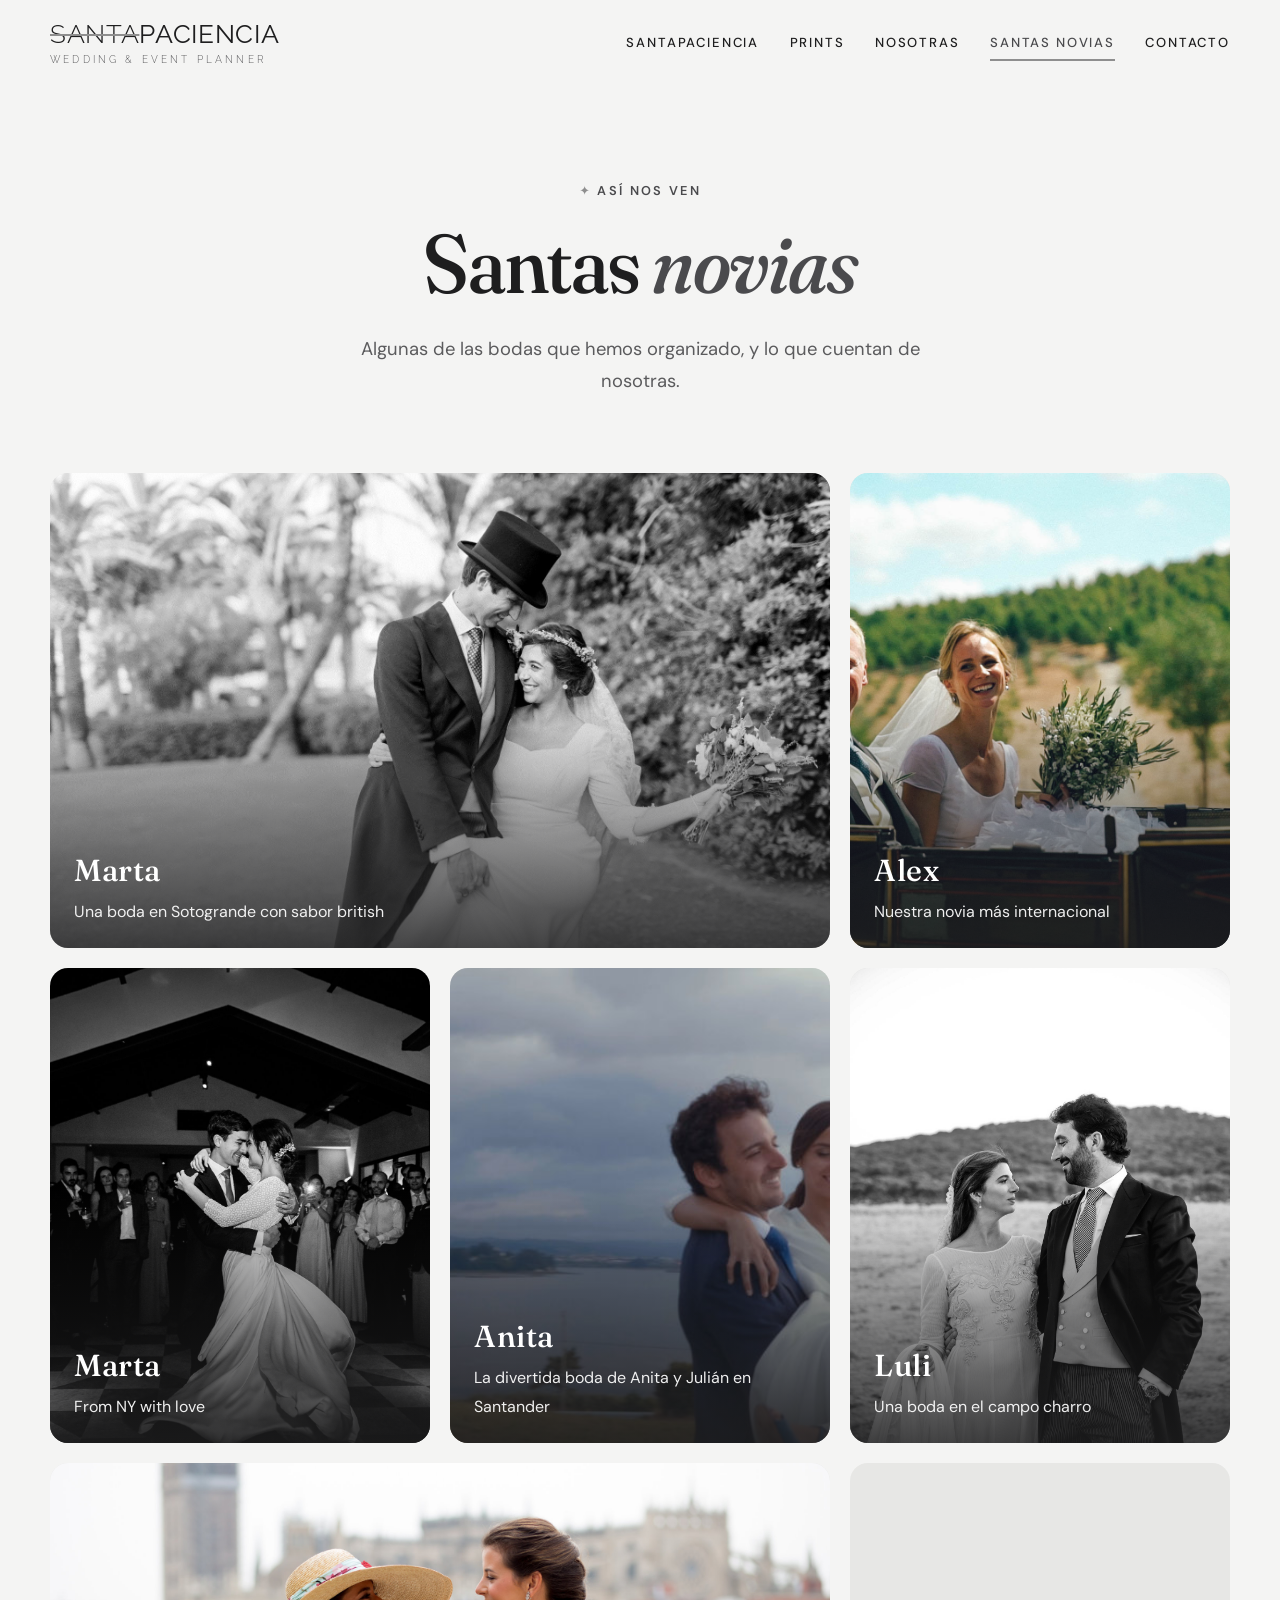
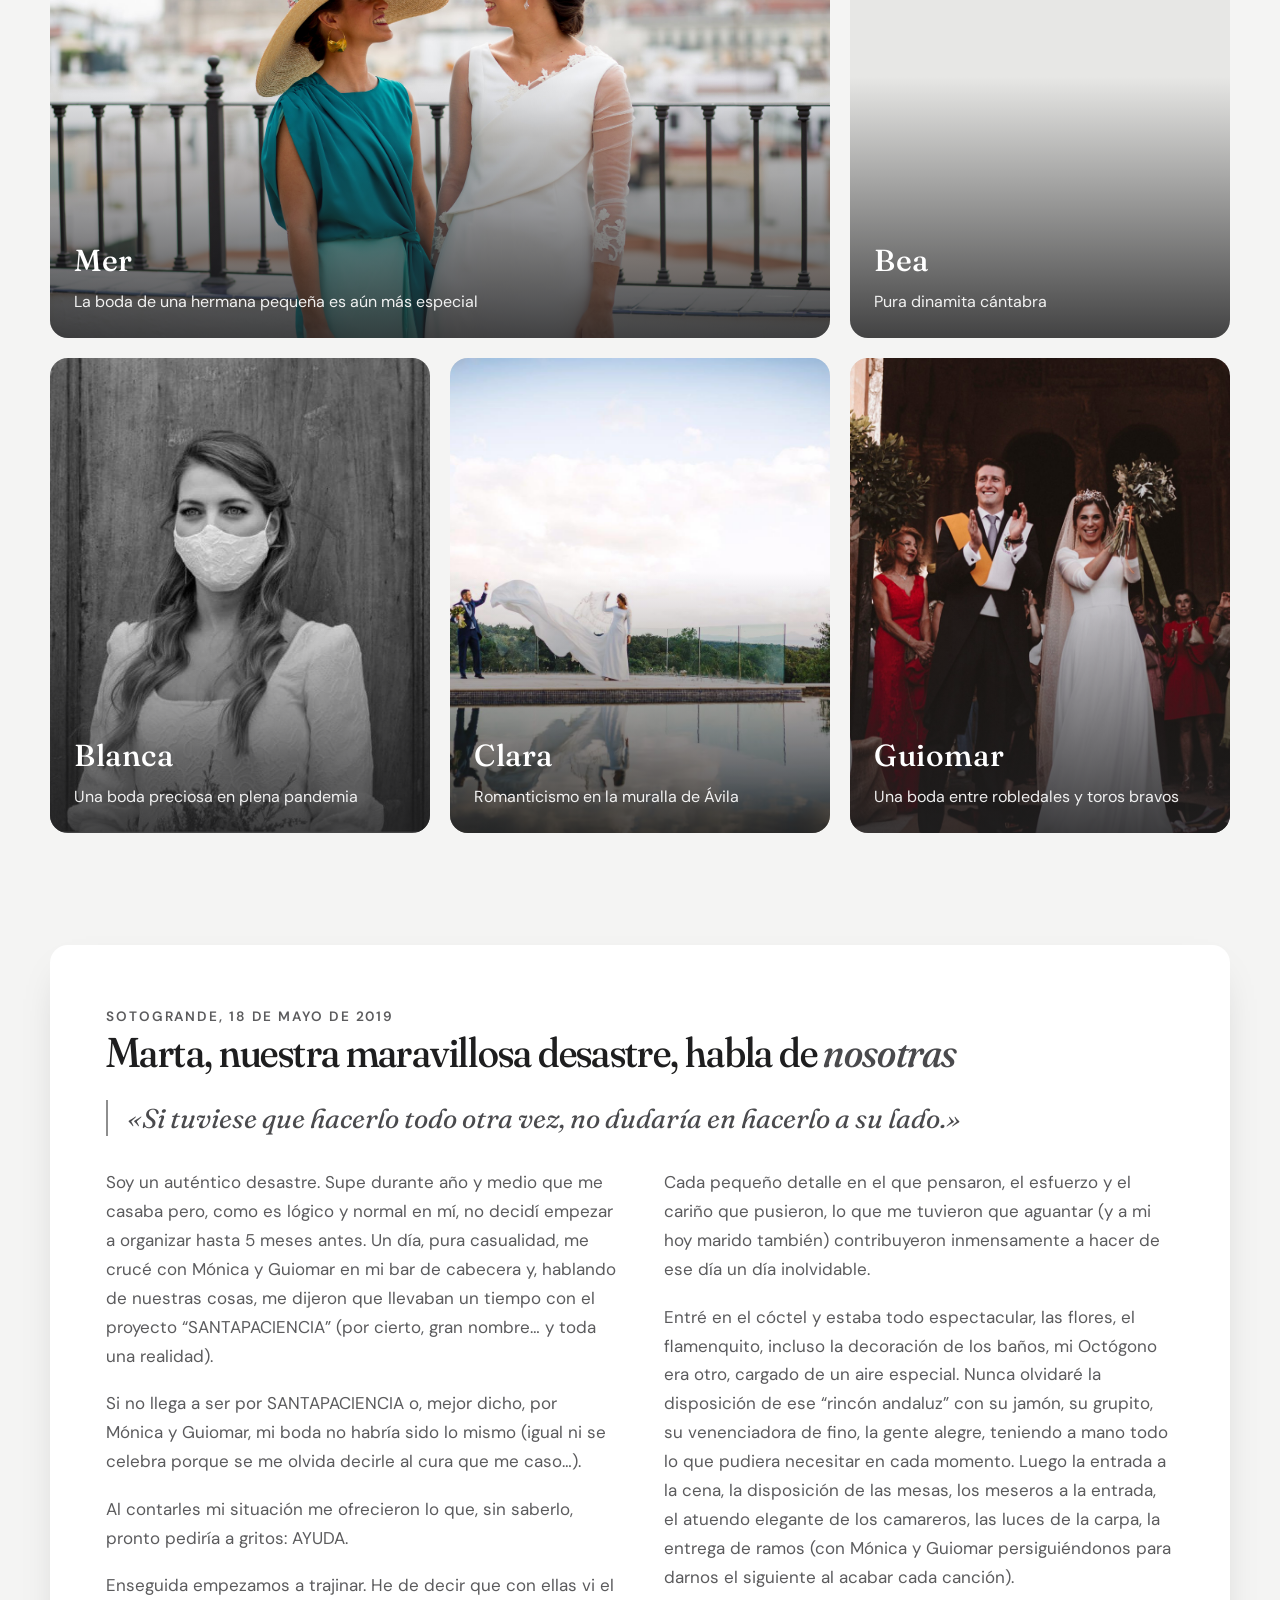
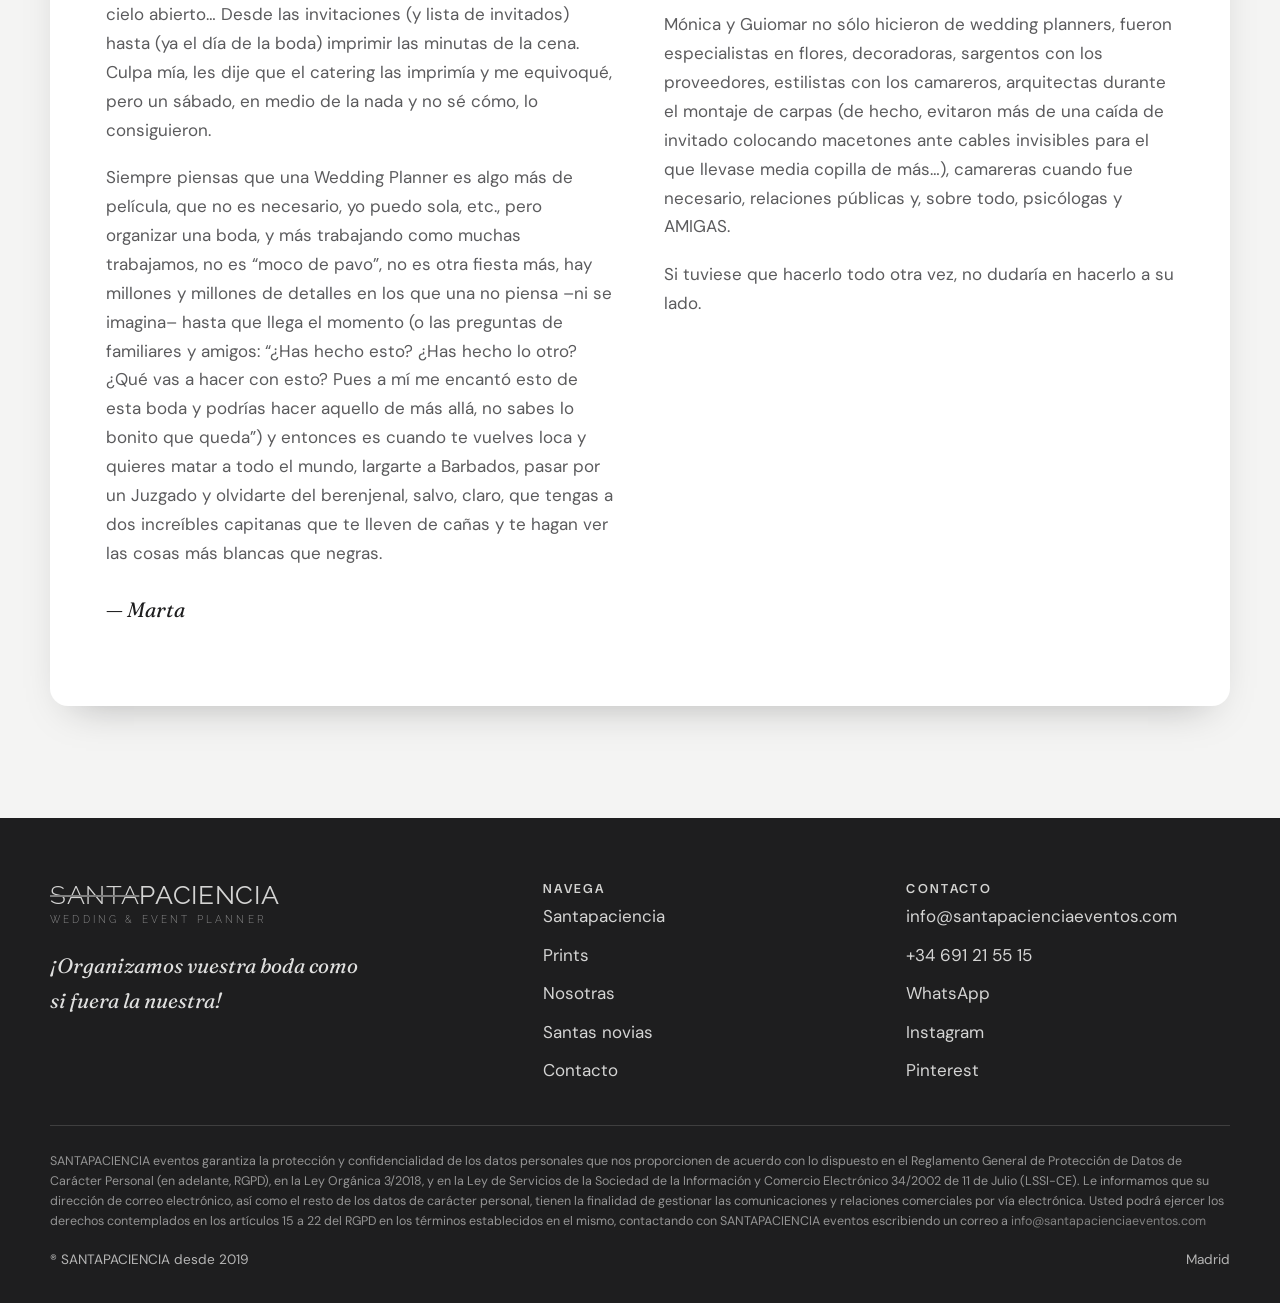
<file: santas-novias.html>
<!DOCTYPE html>
<html lang="es">
<head>
  <meta charset="utf-8">
  <meta name="viewport" content="width=device-width, initial-scale=1">
  <title>Santas novias: así nos ven · SANTAPACIENCIA</title>
  <meta name="description" content="Las bodas de nuestras santas novias: Sotogrande, Santander, Ávila, el campo charro… y lo que cuentan de SANTAPACIENCIA.">
  <link rel="canonical" href="https://santapacienciaeventos.com/santas-novias.html">
  <meta name="theme-color" content="#4a4a4d">
  <meta property="og:type" content="website">
  <meta property="og:site_name" content="SANTAPACIENCIA Eventos">
  <meta property="og:title" content="Santas novias: así nos ven · SANTAPACIENCIA">
  <meta property="og:description" content="Las bodas de nuestras santas novias: Sotogrande, Santander, Ávila, el campo charro… y lo que cuentan de SANTAPACIENCIA.">
  <meta property="og:url" content="https://santapacienciaeventos.com/santas-novias.html">
  <meta property="og:image" content="https://santapacienciaeventos.com/assets/img/hero-1.jpg">
  <link rel="icon" href="assets/img/favicon.svg" type="image/svg+xml">
  <link rel="preconnect" href="https://fonts.googleapis.com">
  <link rel="preconnect" href="https://fonts.gstatic.com" crossorigin>
  <link href="https://fonts.googleapis.com/css2?family=DM+Sans:opsz,wght@9..40,400;9..40,500;9..40,600&family=Fraunces:ital,opsz,wght,SOFT@0,9..144,400..600,50;1,9..144,400..600,50&family=Raleway:wght@300;400&display=swap" rel="stylesheet">
  <link rel="stylesheet" href="assets/css/styles.css">
</head>
<body>
  <a class="saltar" href="#contenido">Saltar al contenido</a>

  <header class="cabecera" id="cabecera">
    <div class="contenedor cabecera__fila">
      <a class="marca" href="index.html" aria-label="SANTAPACIENCIA, inicio"><span class="marca__nombre"><s>SANTA</s><b>PACIENCIA</b></span><span class="marca__lema">Wedding &amp; Event Planner</span></a>
      <button class="menu-boton" id="menu-boton" aria-expanded="false" aria-controls="nav" aria-label="Abrir menú"><span></span><span></span><span></span></button>
      <nav class="nav" id="nav" aria-label="Principal">
        <ul>
          <li><a href="index.html">Santapaciencia</a></li><li class="con-sub"><a href="prints.html">Prints</a><ul class="submenu"><li><a href="prints.html#invitaciones">Invitaciones</a></li><li><a href="prints.html#papeleria">Papelería personalizada</a></li></ul></li><li><a href="nosotras.html">Nosotras</a></li><li><a href="santas-novias.html" aria-current="page">Santas novias</a></li><li><a href="contacto.html">Contacto</a></li>
        </ul>
      </nav>
    </div>
  </header>

  <main id="contenido">

    <section class="portada">
      <div class="contenedor aparece">
        <span class="eyebrow">Así nos ven</span>
        <h1>Santas <em>novias</em></h1>
        <p class="intro">Algunas de las bodas que hemos organizado, y lo que cuentan de nosotras.</p>
      </div>
    </section>

    <section class="seccion" style="padding-top:0">
      <div class="contenedor">
        <div class="novias">
          <figure class="novia aparece"><img src="assets/img/novia-marta-sotogrande.jpg" alt="Boda de Marta: Una boda en Sotogrande con sabor british" loading="lazy" decoding="async"><figcaption><b>Marta</b><span>Una boda en Sotogrande con sabor british</span></figcaption></figure>
          <figure class="novia aparece"><img src="assets/img/novia-alex.jpg" alt="Boda de Alex: Nuestra novia más internacional" loading="lazy" decoding="async"><figcaption><b>Alex</b><span>Nuestra novia más internacional</span></figcaption></figure>
          <figure class="novia aparece"><img src="assets/img/novia-marta-ny.jpg" alt="Boda de Marta: From NY with love" loading="lazy" decoding="async"><figcaption><b>Marta</b><span>From NY with love</span></figcaption></figure>
          <figure class="novia aparece"><img src="assets/img/novia-anita.jpg" alt="Boda de Anita: La divertida boda de Anita y Julián en Santander" loading="lazy" decoding="async"><figcaption><b>Anita</b><span>La divertida boda de Anita y Julián en Santander</span></figcaption></figure>
          <figure class="novia aparece"><img src="assets/img/novia-luli.jpg" alt="Boda de Luli: Una boda en el campo charro" loading="lazy" decoding="async"><figcaption><b>Luli</b><span>Una boda en el campo charro</span></figcaption></figure>
          <figure class="novia aparece"><img src="assets/img/novia-mer.jpg" alt="Boda de Mer: La boda de una hermana pequeña es aún más especial" loading="lazy" decoding="async"><figcaption><b>Mer</b><span>La boda de una hermana pequeña es aún más especial</span></figcaption></figure>
          <figure class="novia aparece"><img src="assets/img/novia-bea.jpg" alt="Boda de Bea: Pura dinamita cántabra" loading="lazy" decoding="async"><figcaption><b>Bea</b><span>Pura dinamita cántabra</span></figcaption></figure>
          <figure class="novia aparece"><img src="assets/img/novia-blanca.jpg" alt="Boda de Blanca: Una boda preciosa en plena pandemia" loading="lazy" decoding="async"><figcaption><b>Blanca</b><span>Una boda preciosa en plena pandemia</span></figcaption></figure>
          <figure class="novia aparece"><img src="assets/img/novia-clara.jpg" alt="Boda de Clara: Romanticismo en la muralla de Ávila" loading="lazy" decoding="async"><figcaption><b>Clara</b><span>Romanticismo en la muralla de Ávila</span></figcaption></figure>
          <figure class="novia aparece"><img src="assets/img/novia-guiomar.jpg" alt="Boda de Guiomar: Una boda entre robledales y toros bravos" loading="lazy" decoding="async"><figcaption><b>Guiomar</b><span>Una boda entre robledales y toros bravos</span></figcaption></figure>
        </div>
      </div>
    </section>

    <section class="seccion" style="padding-top:0">
      <div class="contenedor">
        <article class="testimonio aparece">
          <span class="testimonio__lugar">Sotogrande, 18 de mayo de 2019</span>
          <h2>Marta, nuestra maravillosa desastre, habla de <em>nosotras</em></h2>
          <p class="testimonio__cita">«Si tuviese que hacerlo todo otra vez, no dudaría en hacerlo a su lado.»</p>
          <div class="texto">
            <p>Soy un auténtico desastre. Supe durante año y medio que me casaba pero, como es lógico y normal en mí, no decidí empezar a organizar hasta 5 meses antes. Un día, pura casualidad, me crucé con Mónica y Guiomar en mi bar de cabecera y, hablando de nuestras cosas, me dijeron que llevaban un tiempo con el proyecto “SANTAPACIENCIA” (por cierto, gran nombre… y toda una realidad).</p>
            <p>Si no llega a ser por SANTAPACIENCIA o, mejor dicho, por Mónica y Guiomar, mi boda no habría sido lo mismo (igual ni se celebra porque se me olvida decirle al cura que me caso…).</p>
            <p>Al contarles mi situación me ofrecieron lo que, sin saberlo, pronto pediría a gritos: AYUDA.</p>
            <p>Enseguida empezamos a trajinar. He de decir que con ellas vi el cielo abierto… Desde las invitaciones (y lista de invitados) hasta (ya el día de la boda) imprimir las minutas de la cena. Culpa mía, les dije que el catering las imprimía y me equivoqué, pero un sábado, en medio de la nada y no sé cómo, lo consiguieron.</p>
            <p>Siempre piensas que una Wedding Planner es algo más de película, que no es necesario, yo puedo sola, etc., pero organizar una boda, y más trabajando como muchas trabajamos, no es “moco de pavo”, no es otra fiesta más, hay millones y millones de detalles en los que una no piensa –ni se imagina– hasta que llega el momento (o las preguntas de familiares y amigos: “¿Has hecho esto? ¿Has hecho lo otro? ¿Qué vas a hacer con esto? Pues a mí me encantó esto de esta boda y podrías hacer aquello de más allá, no sabes lo bonito que queda”) y entonces es cuando te vuelves loca y quieres matar a todo el mundo, largarte a Barbados, pasar por un Juzgado y olvidarte del berenjenal, salvo, claro, que tengas a dos increíbles capitanas que te lleven de cañas y te hagan ver las cosas más blancas que negras.</p>
            <p>Cada pequeño detalle en el que pensaron, el esfuerzo y el cariño que pusieron, lo que me tuvieron que aguantar (y a mi hoy marido también) contribuyeron inmensamente a hacer de ese día un día inolvidable.</p>
            <p>Entré en el cóctel y estaba todo espectacular, las flores, el flamenquito, incluso la decoración de los baños, mi Octógono era otro, cargado de un aire especial. Nunca olvidaré la disposición de ese “rincón andaluz” con su jamón, su grupito, su venenciadora de fino, la gente alegre, teniendo a mano todo lo que pudiera necesitar en cada momento. Luego la entrada a la cena, la disposición de las mesas, los meseros a la entrada, el atuendo elegante de los camareros, las luces de la carpa, la entrega de ramos (con Mónica y Guiomar persiguiéndonos para darnos el siguiente al acabar cada canción).</p>
            <p>Mónica y Guiomar no sólo hicieron de wedding planners, fueron especialistas en flores, decoradoras, sargentos con los proveedores, estilistas con los camareros, arquitectas durante el montaje de carpas (de hecho, evitaron más de una caída de invitado colocando macetones ante cables invisibles para el que llevase media copilla de más…), camareras cuando fue necesario, relaciones públicas y, sobre todo, psicólogas y AMIGAS.</p>
            <p>Si tuviese que hacerlo todo otra vez, no dudaría en hacerlo a su lado.</p>
          </div>
          <p class="testimonio__firma">— Marta</p>
        </article>
      </div>
    </section>

  </main>

  <footer class="pie">
    <div class="contenedor">
      <div class="pie__rejilla">
        <div>
          <a class="marca" href="index.html" aria-label="SANTAPACIENCIA, inicio"><span class="marca__nombre"><s>SANTA</s><b>PACIENCIA</b></span><span class="marca__lema">Wedding &amp; Event Planner</span></a>
          <p class="pie__lema">¡Organizamos vuestra boda como si fuera la nuestra!</p>
        </div>
        <div>
          <h3>Navega</h3>
          <ul><li><a href="index.html">Santapaciencia</a></li><li><a href="prints.html">Prints</a></li><li><a href="nosotras.html">Nosotras</a></li><li><a href="santas-novias.html">Santas novias</a></li><li><a href="contacto.html">Contacto</a></li></ul>
        </div>
        <div>
          <h3>Contacto</h3>
          <ul>
            <li><a href="mailto:info@santapacienciaeventos.com">info@santapacienciaeventos.com</a></li>
            <li><a href="tel:+34691215515">+34 691 21 55 15</a></li>
            <li><a href="https://wa.me/34691215515" target="_blank" rel="noopener">WhatsApp</a></li>
            <li><a href="https://www.instagram.com/santapacienciaeventos/" target="_blank" rel="noopener">Instagram</a></li>
            <li><a href="https://www.pinterest.es/santapacienciaeventos/" target="_blank" rel="noopener">Pinterest</a></li>
          </ul>
        </div>
      </div>
      <div class="pie__legal" id="privacidad">
        <p>SANTAPACIENCIA eventos garantiza la protección y confidencialidad de los datos personales que nos proporcionen de acuerdo con lo dispuesto en el Reglamento General de Protección de Datos de Carácter Personal (en adelante, RGPD), en la Ley Orgánica 3/2018, y en la Ley de Servicios de la Sociedad de la Información y Comercio Electrónico 34/2002 de 11 de Julio (LSSI-CE). Le informamos que su dirección de correo electrónico, así como el resto de los datos de carácter personal, tienen la finalidad de gestionar las comunicaciones y relaciones comerciales por vía electrónica. Usted podrá ejercer los derechos contemplados en los artículos 15 a 22 del RGPD en los términos establecidos en el mismo, contactando con SANTAPACIENCIA eventos escribiendo un correo a <a href="mailto:info@santapacienciaeventos.com">info@santapacienciaeventos.com</a></p>
      </div>
      <div class="pie__base">
        <span>® SANTAPACIENCIA desde 2019</span>
        <span>Madrid</span>
      </div>
    </div>
  </footer>

  <script src="assets/js/main.js" defer></script>
</body>
</html>
</file>
<file: assets/css/styles.css>
/* ==========================================================
   SANTAPACIENCIA · Wedding & Event Planner
   Hoja de estilos unificada: todos los colores, tipos y
   espacios salen de las variables de :root.
   ========================================================== */

:root {
  /* Paleta: escala de grises, acorde con la imagen de marca */
  --fondo: #f4f4f3;
  --fondo-2: #e7e7e5;
  --tinta: #1e1e1f;
  --tinta-suave: #5b5b5d;
  --gris: #4a4a4d;
  --gris-oscuro: #2e2e30;
  --plata: #8e8e8e;
  --plata-claro: #d4d4d2;
  --blanco: #ffffff;

  /* Tipografía */
  --f-display: "Fraunces", Georgia, "Times New Roman", serif;
  --f-texto: "DM Sans", system-ui, -apple-system, "Segoe UI", sans-serif;
  --f-marca: "Raleway", "DM Sans", system-ui, sans-serif;

  /* Espaciado y forma */
  --ancho: 1180px;
  --gutter: clamp(1.25rem, 4vw, 2.5rem);
  --seccion: clamp(4rem, 9vw, 7rem);
  --radio: 18px;
  --sombra: 0 18px 40px -22px rgba(30, 30, 31, .35);
}

*, *::before, *::after { box-sizing: border-box; }
html { scroll-behavior: smooth; scroll-padding-top: 100px; overflow-x: clip; }
body { overflow-x: clip; }
body {
  margin: 0;
  font-family: var(--f-texto);
  font-size: 1.0625rem;
  line-height: 1.7;
  color: var(--tinta);
  background: var(--fondo);
  -webkit-font-smoothing: antialiased;
}
img { max-width: 100%; display: block; }
a { color: inherit; }
::selection { background: var(--plata-claro); color: var(--tinta); }

h1, h2, h3 {
  font-family: var(--f-display);
  font-weight: 500;
  line-height: 1.1;
  letter-spacing: -0.015em;
  margin: 0 0 .5em;
  font-variation-settings: "SOFT" 50, "opsz" 96;
}
h1 { font-size: clamp(2.6rem, 6.5vw, 5.2rem); }
h2 { font-size: clamp(2rem, 4.4vw, 3.2rem); }
h3 { font-size: 1.5rem; }
p { margin: 0 0 1.1em; }
em { font-style: italic; color: var(--gris); }

.contenedor { width: min(100% - 2 * var(--gutter), var(--ancho)); margin-inline: auto; }
.estrecho { max-width: 46rem; }
.seccion { padding-block: var(--seccion); }
.centrado { text-align: center; margin-inline: auto; }
.eyebrow {
  display: inline-block;
  font-size: .8rem; font-weight: 600; letter-spacing: .18em; text-transform: uppercase;
  color: var(--gris); margin-bottom: 1rem;
}
.eyebrow::before { content: "✦ "; color: var(--plata); }
.intro { color: var(--tinta-suave); font-size: 1.15rem; }
.texto { color: var(--tinta-suave); }
.texto p:last-child { margin-bottom: 0; }

.sr-only {
  position: absolute; width: 1px; height: 1px; padding: 0; margin: -1px;
  overflow: hidden; clip: rect(0, 0, 0, 0); white-space: nowrap; border: 0;
}
.saltar {
  position: absolute; left: 1rem; top: -4rem; z-index: 100;
  background: var(--tinta); color: var(--fondo); padding: .7rem 1rem; border-radius: 8px;
}
.saltar:focus { top: 1rem; }

/* ---------- Marca (logotipo tipográfico) ---------- */
.marca {
  font-family: var(--f-marca); font-weight: 300; letter-spacing: .04em;
  text-decoration: none; display: inline-flex; flex-direction: column; line-height: 1;
}
.marca__nombre { font-size: 1.65rem; white-space: nowrap; }
.marca__nombre s { text-decoration-thickness: 1.5px; text-decoration-color: var(--plata); }
.marca__nombre b { font-weight: 400; }
.marca__lema { font-size: .62rem; letter-spacing: .32em; text-transform: uppercase; color: var(--tinta-suave); margin-top: .45rem; }

/* ---------- Botones ---------- */
.boton {
  display: inline-flex; align-items: center; gap: .6rem;
  font: 600 1rem/1 var(--f-texto);
  padding: 1rem 1.6rem; border-radius: 999px;
  border: 1.5px solid var(--gris); background: var(--gris); color: var(--blanco);
  text-decoration: none; cursor: pointer;
  transition: background .25s, color .25s, transform .25s;
}
.boton:hover { background: var(--gris-oscuro); transform: translateY(-2px); }
.boton--borde { background: transparent; color: var(--gris); }
.boton--borde:hover { background: var(--gris); color: var(--blanco); }
.boton--claro { background: var(--fondo); color: var(--gris); border-color: var(--fondo); }
.boton--claro:hover { background: var(--plata-claro); border-color: var(--plata-claro); color: var(--tinta); }
.boton--peq { padding: .7rem 1.2rem; font-size: .9rem; }
.boton:focus-visible, a:focus-visible, button:focus-visible, input:focus-visible, textarea:focus-visible {
  outline: 2px solid var(--plata); outline-offset: 3px;
}

/* ---------- Cabecera ---------- */
.cabecera {
  position: sticky; top: 0; z-index: 50;
  background: rgba(244, 244, 243, .9); backdrop-filter: blur(10px);
  border-bottom: 1px solid transparent; transition: border-color .3s;
}
.cabecera.con-sombra { border-color: rgba(30, 30, 31, .1); }
.cabecera__fila { display: flex; align-items: center; justify-content: space-between; height: 86px; gap: 1rem; }
.nav > ul { display: flex; gap: 1.9rem; list-style: none; margin: 0; padding: 0; align-items: center; }
.nav a {
  text-decoration: none; font-weight: 500; font-size: .82rem; letter-spacing: .14em;
  text-transform: uppercase; position: relative; padding-block: .4rem; display: inline-block;
}
.nav a::after {
  content: ""; position: absolute; left: 0; right: 0; bottom: 0; height: 1.5px;
  background: var(--plata); transform: scaleX(0); transform-origin: left; transition: transform .3s;
}
.nav a:hover::after, .nav a[aria-current="page"]::after { transform: scaleX(1); }
.nav a[aria-current="page"] { color: var(--gris); }
.nav .con-sub { position: relative; }
.submenu {
  position: absolute; top: 100%; left: -1.2rem; min-width: 250px; list-style: none; margin: 0;
  padding: .8rem 1.2rem; background: var(--blanco); border-radius: 12px; box-shadow: var(--sombra);
  opacity: 0; visibility: hidden; transform: translateY(6px); transition: .25s;
}
.con-sub:hover .submenu, .con-sub:focus-within .submenu { opacity: 1; visibility: visible; transform: none; }
.submenu a { font-size: .78rem; padding-block: .55rem; }
.menu-boton { display: none; background: none; border: 0; padding: .5rem; cursor: pointer; color: var(--tinta); }
.menu-boton span { display: block; width: 26px; height: 2px; background: currentColor; margin: 6px 0; transition: transform .3s, opacity .3s; }

/* ---------- Hero con pase de fotos ---------- */
.hero { padding-block: clamp(2.5rem, 6vw, 5rem) var(--seccion); }
.hero__rejilla { display: grid; grid-template-columns: 1fr 1fr; gap: clamp(2rem, 5vw, 4.5rem); align-items: center; }
.hero__texto p { font-size: 1.15rem; color: var(--tinta-suave); max-width: 32rem; }
.hero__acciones { display: flex; flex-wrap: wrap; gap: 1rem; margin-top: 2rem; }
.hero__fotos { position: relative; }
.pase {
  position: relative; aspect-ratio: 4 / 5; border-radius: 999px 999px var(--radio) var(--radio);
  overflow: hidden; box-shadow: var(--sombra); background: var(--fondo-2);
}
.pase img {
  position: absolute; inset: 0; width: 100%; height: 100%; object-fit: cover;
  opacity: 0; transition: opacity 1.4s ease; transform: scale(1.04);
}
.pase img.activa { opacity: 1; animation: acercar 7s ease-out forwards; }
@keyframes acercar { from { transform: scale(1.08); } to { transform: scale(1); } }
.pase__puntos { position: absolute; bottom: 1.2rem; left: 0; right: 0; display: flex; justify-content: center; gap: .5rem; z-index: 2; }
.pase__puntos button {
  width: 9px; height: 9px; border-radius: 50%; border: 1.5px solid var(--blanco);
  background: transparent; padding: 0; cursor: pointer; transition: background .3s;
}
.pase__puntos button[aria-current="true"] { background: var(--blanco); }
.sello {
  position: absolute; left: -2.2rem; bottom: 2.5rem; width: 128px; height: 128px; z-index: 3;
  border-radius: 50%; background: var(--gris); color: var(--fondo);
  display: grid; place-items: center; box-shadow: var(--sombra);
}
.sello svg { width: 112px; height: 112px; animation: girar 24s linear infinite; }
.sello b { position: absolute; font-family: var(--f-display); font-size: 1.8rem; color: var(--plata-claro); }
@keyframes girar { to { transform: rotate(360deg); } }

/* ---------- Cabecera de página interior ---------- */
.portada { padding-block: clamp(3rem, 7vw, 5.5rem) clamp(2rem, 5vw, 3.5rem); text-align: center; }
.portada h1 { margin-bottom: .3em; }
.portada p { max-width: 40rem; margin-inline: auto; }

/* ---------- Cinta ---------- */
.cinta { background: var(--tinta); color: var(--fondo); overflow: hidden; padding-block: 1.1rem; }
.cinta__pista { display: flex; gap: 3rem; width: max-content; animation: desplazar 40s linear infinite; }
.cinta span { font-family: var(--f-display); font-size: 1.45rem; font-style: italic; white-space: nowrap; }
.cinta span::after { content: "✦"; color: var(--plata); font-style: normal; margin-left: 3rem; font-size: 1rem; vertical-align: middle; }
@keyframes desplazar { to { transform: translateX(-50%); } }

/* ---------- Bloques de texto con imagen ---------- */
.duo { display: grid; grid-template-columns: 1fr 1fr; gap: clamp(2rem, 6vw, 5rem); align-items: center; }
.duo--invertido > :first-child { order: 2; }
.foto { border-radius: var(--radio); overflow: hidden; box-shadow: var(--sombra); background: var(--fondo-2); }
.foto img { width: 100%; height: 100%; object-fit: cover; }
.foto--ancha { aspect-ratio: 16 / 7; }
.foto--4-3 { aspect-ratio: 4 / 3; }

/* Etapas (extraídas del texto) */
.etapas { list-style: none; padding: 0; margin: 2.5rem 0 0; display: grid; grid-template-columns: repeat(4, 1fr); gap: 1rem; }
.etapas li {
  background: var(--blanco); border-radius: var(--radio); padding: 1.4rem 1.3rem;
  border: 1px solid rgba(30, 30, 31, .08); font-family: var(--f-display); font-size: 1.15rem; line-height: 1.3;
}
.etapas li span { display: block; font-family: var(--f-texto); font-size: .8rem; color: var(--tinta-suave); letter-spacing: .1em; margin-bottom: .6rem; }

/* ---------- Bloque destacado ---------- */
.destacado { background: var(--gris); color: var(--fondo); position: relative; overflow: hidden; }
.destacado::before {
  content: "Paciencia"; position: absolute; right: -2rem; bottom: -3.5rem;
  font-family: var(--f-display); font-style: italic; font-size: clamp(7rem, 20vw, 17rem);
  color: rgba(255, 255, 255, .05); line-height: 1; pointer-events: none;
}
.destacado .eyebrow { color: var(--plata-claro); }
.destacado blockquote { margin: 0; font-family: var(--f-display); font-size: clamp(1.7rem, 3.6vw, 2.7rem); line-height: 1.25; max-width: 30ch; position: relative; }
.destacado blockquote em { color: var(--plata-claro); }

/* ---------- Tarjetas de acceso (portada) ---------- */
.accesos { display: grid; grid-template-columns: repeat(3, 1fr); gap: 1.25rem; }
.acceso {
  position: relative; display: flex; flex-direction: column; justify-content: flex-end;
  min-height: 420px; border-radius: var(--radio); overflow: hidden; text-decoration: none;
  color: var(--blanco); background: var(--tinta); isolation: isolate;
}
.acceso img { position: absolute; inset: 0; width: 100%; height: 100%; object-fit: cover; z-index: -2; transition: transform .7s; }
.acceso::before { content: ""; position: absolute; inset: 0; z-index: -1; background: linear-gradient(180deg, transparent 35%, rgba(30, 30, 31, .85)); }
.acceso:hover img { transform: scale(1.05); }
.acceso div { padding: 1.8rem; }
.acceso h3 { margin-bottom: .3rem; }
.acceso p { margin: 0; opacity: .9; font-size: .98rem; }
.acceso span { display: inline-block; margin-top: 1rem; font-size: .8rem; font-weight: 600; letter-spacing: .16em; text-transform: uppercase; color: var(--plata-claro); }

/* ---------- Catálogo PRINTS ---------- */
.subnav { display: flex; justify-content: center; gap: .8rem; flex-wrap: wrap; margin-top: 2rem; }
.catalogo { display: grid; grid-template-columns: repeat(3, 1fr); gap: 1.5rem; }
.pieza {
  background: var(--blanco); border-radius: var(--radio); overflow: hidden;
  border: 1px solid rgba(30, 30, 31, .08); display: flex; flex-direction: column;
  transition: transform .35s, box-shadow .35s;
}
.pieza:hover { transform: translateY(-6px); box-shadow: var(--sombra); }
.pieza__foto { aspect-ratio: 4 / 3; background: var(--fondo-2); overflow: hidden; }
.pieza__foto img { width: 100%; height: 100%; object-fit: cover; }
.pieza__cuerpo { padding: 1.6rem 1.5rem 1.7rem; display: flex; flex-direction: column; flex: 1; }
.pieza__sub { font-family: var(--f-display); font-style: italic; color: var(--gris); font-size: 1.1rem; margin: -.2rem 0 .7rem; }
.pieza p { color: var(--tinta-suave); font-size: .98rem; flex: 1; }
.pieza .boton { align-self: flex-start; }
.bloque-titulo { display: flex; align-items: baseline; gap: 1.2rem; margin-bottom: 2.5rem; flex-wrap: wrap; }
.bloque-titulo h2 { margin: 0; }
.bloque-titulo p { margin: 0; color: var(--tinta-suave); }

/* ---------- Santas novias ---------- */
.novias { display: grid; grid-template-columns: repeat(3, 1fr); gap: 1.25rem; }
.novia { margin: 0; position: relative; border-radius: var(--radio); overflow: hidden; aspect-ratio: 4 / 5; background: var(--fondo-2); isolation: isolate; }
.novia:nth-child(5n + 1) { grid-column: span 2; aspect-ratio: auto; }
.novia img { position: absolute; inset: 0; width: 100%; height: 100%; object-fit: cover; z-index: -2; transition: transform .7s; }
.novia:hover img { transform: scale(1.05); }
.novia::before { content: ""; position: absolute; inset: 0; z-index: -1; background: linear-gradient(180deg, transparent 45%, rgba(30, 30, 31, .82)); }
.novia figcaption { position: absolute; left: 1.5rem; right: 1.5rem; bottom: 1.4rem; color: var(--blanco); }
.novia b { display: block; font-family: var(--f-display); font-weight: 500; font-size: 1.9rem; letter-spacing: .02em; }
.novia span { font-size: 1rem; opacity: .92; }

/* Testimonio */
.testimonio { background: var(--blanco); border-radius: var(--radio); padding: clamp(1.8rem, 5vw, 3.5rem); box-shadow: var(--sombra); }
.testimonio h2 { font-size: clamp(1.8rem, 3.6vw, 2.6rem); }
.testimonio__lugar { font-size: .85rem; letter-spacing: .14em; text-transform: uppercase; color: var(--tinta-suave); font-weight: 600; }
.testimonio__cita { font-family: var(--f-display); font-size: clamp(1.3rem, 2.4vw, 1.7rem); line-height: 1.35; color: var(--gris); border-left: 2px solid var(--plata); padding-left: 1.2rem; margin: 1.5rem 0 2rem; font-style: italic; }
.testimonio .texto { columns: 2 22rem; column-gap: 3rem; }
.testimonio .texto p { break-inside: avoid; }
.testimonio__firma { margin-top: 1.5rem; font-family: var(--f-display); font-style: italic; font-size: 1.3rem; }

/* ---------- Contacto ---------- */
.contacto__rejilla { display: grid; grid-template-columns: .9fr 1.1fr; gap: clamp(2rem, 6vw, 5rem); align-items: start; }
.datos { list-style: none; padding: 0; margin: 2rem 0 0; display: grid; gap: 1.1rem; }
.datos li { display: flex; gap: 1rem; align-items: center; }
.datos svg { width: 22px; height: 22px; color: var(--gris); flex: none; }
.datos a { text-decoration: none; border-bottom: 1px solid var(--plata); }
.nota { font-size: .9rem; color: var(--tinta-suave); }
.formulario {
  background: var(--blanco); border-radius: var(--radio); padding: clamp(1.5rem, 4vw, 2.6rem);
  box-shadow: var(--sombra); display: grid; grid-template-columns: 1fr 1fr; gap: 1.1rem; width: 100%;
}
.formulario h2 { grid-column: 1 / -1; font-size: 1.9rem; margin: 0; }
.campo { display: grid; gap: .4rem; }
.campo--ancho { grid-column: 1 / -1; }
.campo label { font-size: .85rem; font-weight: 600; }
.campo input, .campo textarea {
  font: inherit; font-size: 1rem; color: var(--tinta); background: var(--fondo); width: 100%; min-width: 0;
  border: 1px solid rgba(30, 30, 31, .15); border-radius: 10px; padding: .85rem 1rem; transition: border-color .2s, background .2s;
}
.campo input:focus, .campo textarea:focus { border-color: var(--gris); background: var(--blanco); }
.campo textarea { min-height: 150px; resize: vertical; }
.formulario .boton { justify-self: start; }
.formulario__estado { grid-column: 1 / -1; margin: 0; font-weight: 600; color: var(--gris); }

/* ---------- Llamada final ---------- */
.llamada { text-align: center; }
.llamada h2 { max-width: 20ch; margin-inline: auto; }
.llamada p { max-width: 36rem; margin-inline: auto; }

/* ---------- Pie ---------- */
.pie { background: var(--tinta); color: var(--fondo); padding-block: 4rem 2rem; }
.pie__rejilla { display: grid; grid-template-columns: 1.4fr 1fr 1fr; gap: 2.5rem; padding-bottom: 2.5rem; border-bottom: 1px solid rgba(244, 244, 243, .15); }
.pie .marca__lema { color: rgba(244, 244, 243, .6); }
.pie h3 { font-family: var(--f-texto); font-size: .8rem; letter-spacing: .18em; text-transform: uppercase; color: var(--plata-claro); font-weight: 600; }
.pie ul { list-style: none; padding: 0; margin: 0; display: grid; gap: .6rem; }
.pie a { text-decoration: none; opacity: .85; }
.pie a:hover { opacity: 1; color: var(--plata-claro); }
.pie__lema { font-family: var(--f-display); font-style: italic; font-size: 1.3rem; margin-top: 1.4rem; max-width: 24ch; opacity: .9; }
.pie__legal { padding-top: 1.6rem; font-size: .78rem; line-height: 1.6; opacity: .55; }
.pie__legal p { margin: 0 0 .8rem; }
.pie__base { display: flex; justify-content: space-between; flex-wrap: wrap; gap: 1rem; font-size: .85rem; opacity: .7; margin-top: 1rem; }

/* ---------- Animación de entrada ---------- */
.aparece { opacity: 0; transform: translateY(24px); transition: opacity .8s ease, transform .8s ease; }
.aparece.visible { opacity: 1; transform: none; }

/* ---------- Responsive ---------- */
@media (max-width: 1000px) {
  .catalogo, .accesos { grid-template-columns: repeat(2, 1fr); }
  .etapas { grid-template-columns: repeat(2, 1fr); }
  .contacto__rejilla { grid-template-columns: 1fr; }
  .novias { grid-template-columns: repeat(2, 1fr); }
  .novia:nth-child(5n + 1) { grid-column: span 1; aspect-ratio: 4 / 5; }
  .novia:nth-child(3n + 1) { grid-column: span 2; aspect-ratio: 16 / 10; }
}
@media (max-width: 860px) {
  .menu-boton { display: block; }
  .nav {
    position: fixed; inset: 86px 0 auto 0; background: var(--fondo);
    border-bottom: 1px solid rgba(30, 30, 31, .1); padding: 1.5rem var(--gutter) 2rem;
    transform: translateY(-130%); transition: transform .35s ease; z-index: -1;
    max-height: calc(100vh - 86px); overflow-y: auto;
  }
  .nav.abierto { transform: none; }
  .nav > ul { flex-direction: column; align-items: flex-start; gap: .9rem; }
  .nav a { font-size: 1rem; }
  .submenu { position: static; opacity: 1; visibility: visible; transform: none; box-shadow: none; background: none; padding: .2rem 0 0 1rem; min-width: 0; }
  .menu-boton[aria-expanded="true"] span:nth-child(1) { transform: translateY(8px) rotate(45deg); }
  .menu-boton[aria-expanded="true"] span:nth-child(2) { opacity: 0; }
  .menu-boton[aria-expanded="true"] span:nth-child(3) { transform: translateY(-8px) rotate(-45deg); }
  .hero__rejilla, .duo { grid-template-columns: 1fr; }
  .duo--invertido > :first-child { order: 0; }
  .hero__fotos { max-width: 440px; margin-inline: auto; width: 100%; }
  .sello { left: -.5rem; width: 104px; height: 104px; }
  .sello svg { width: 92px; height: 92px; }
  .pie__rejilla { grid-template-columns: 1fr 1fr; }
  .pie__rejilla > :first-child { grid-column: 1 / -1; }
}
@media (max-width: 600px) {
  .catalogo, .accesos, .formulario, .novias { grid-template-columns: 1fr; }
  .novia:nth-child(n) { grid-column: span 1; aspect-ratio: 4 / 5; }
  .etapas { grid-template-columns: 1fr; }
  .acceso { min-height: 340px; }
  .marca__nombre { font-size: 1.35rem; }
}
@media (prefers-reduced-motion: reduce) {
  *, *::before, *::after { animation: none !important; transition: none !important; }
  .aparece { opacity: 1; transform: none; }
  html { scroll-behavior: auto; }
}
</file>
